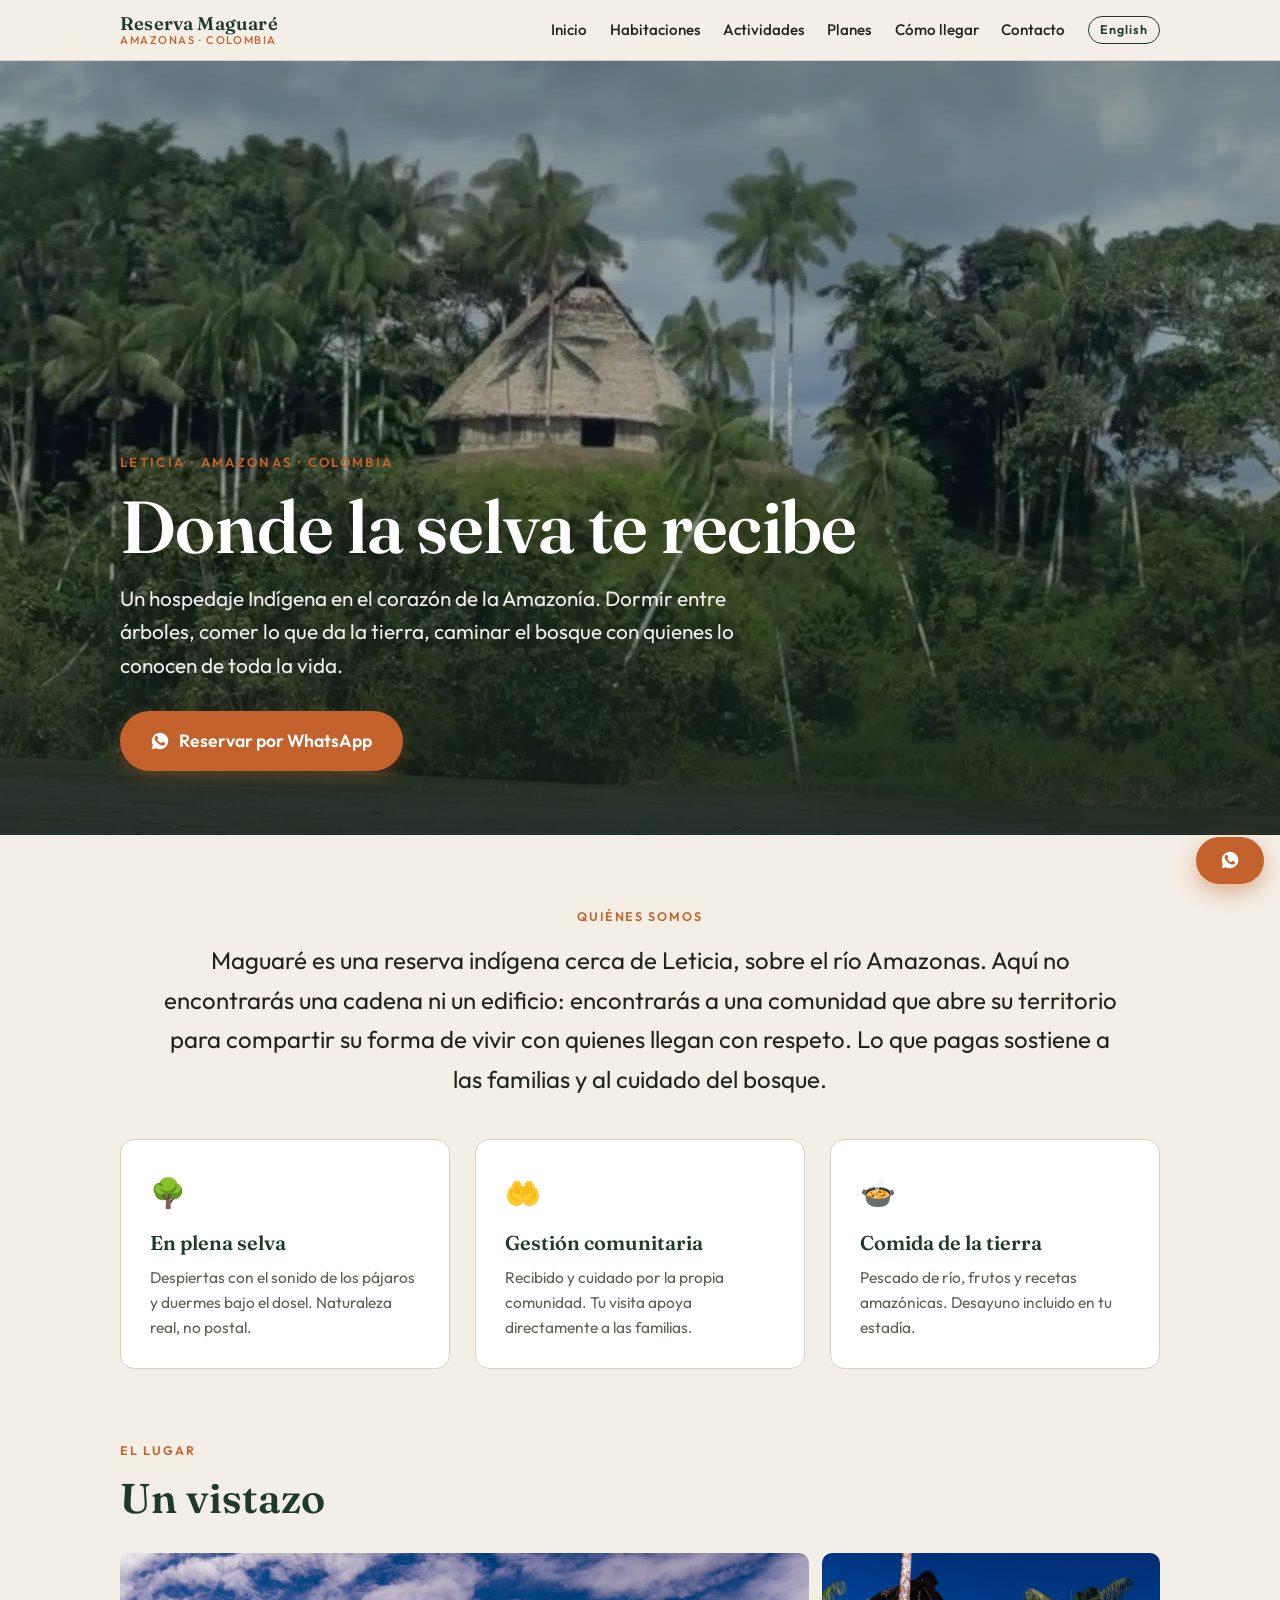
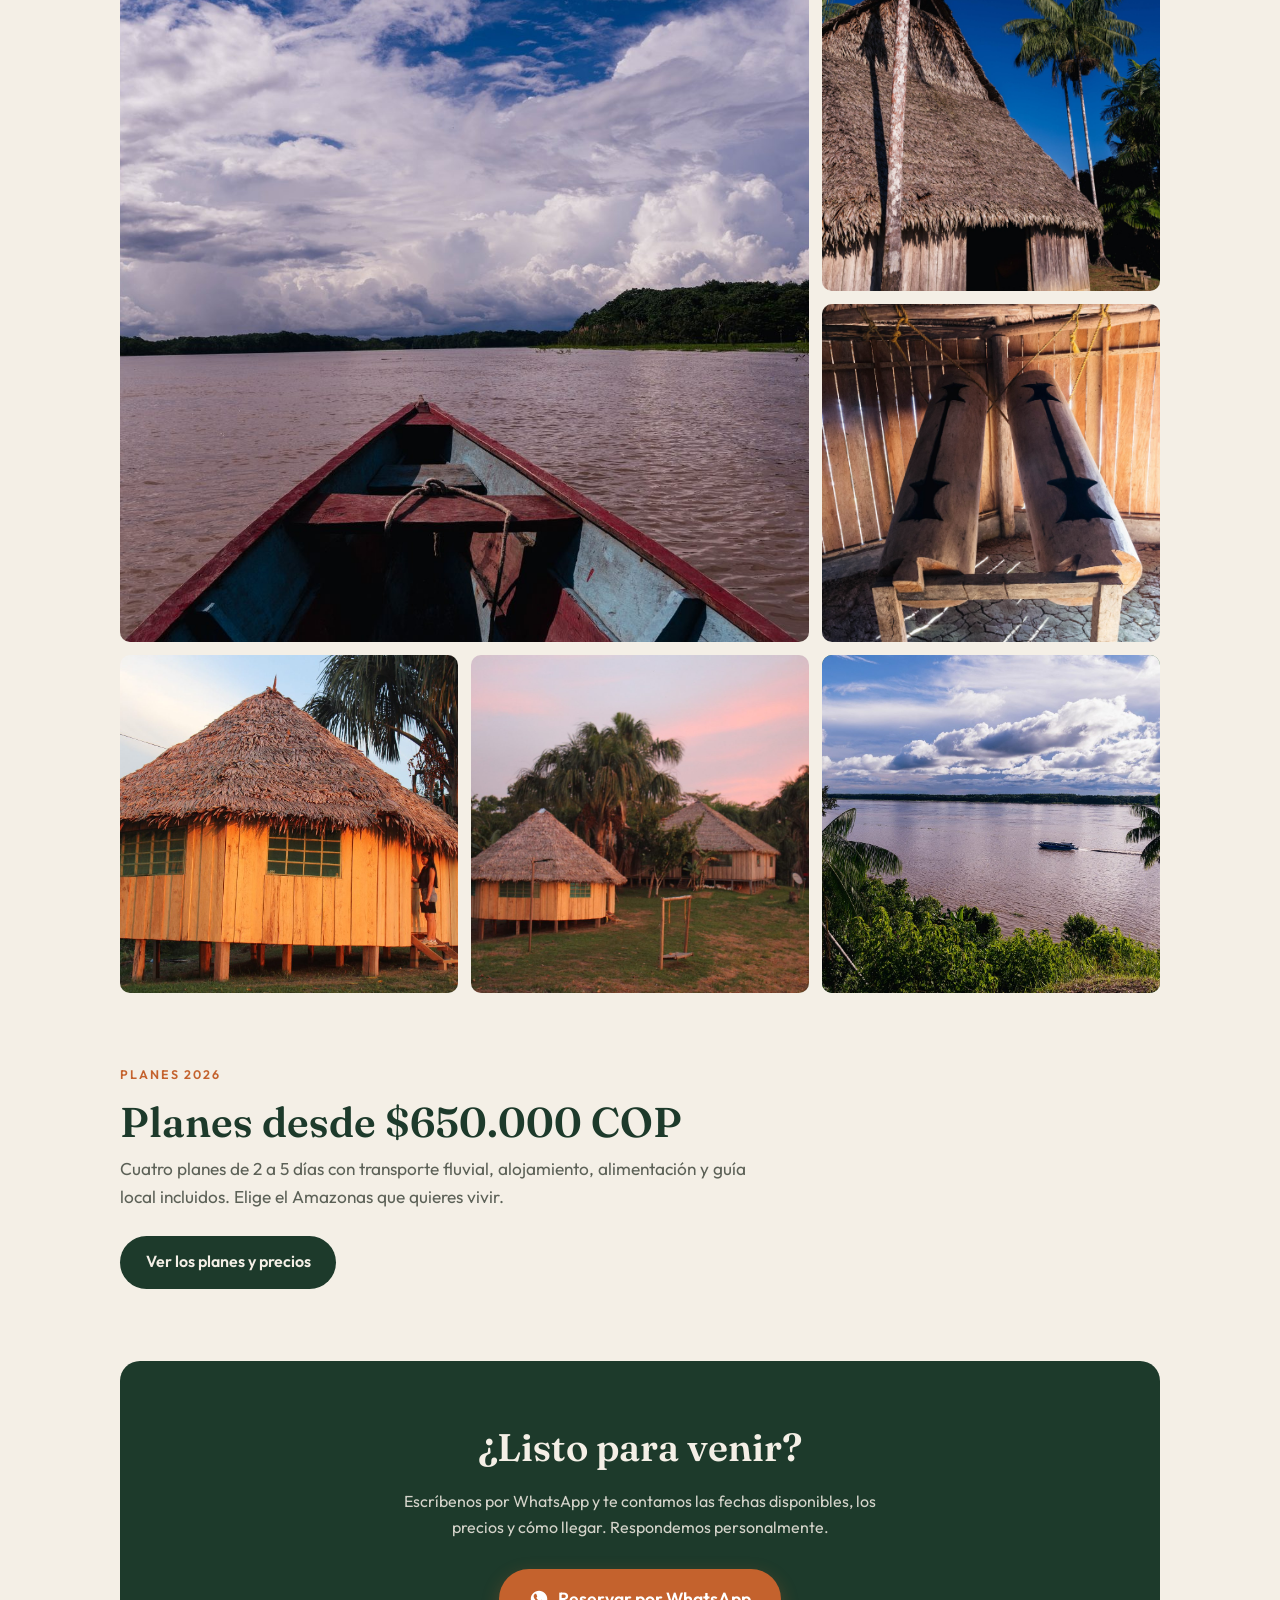
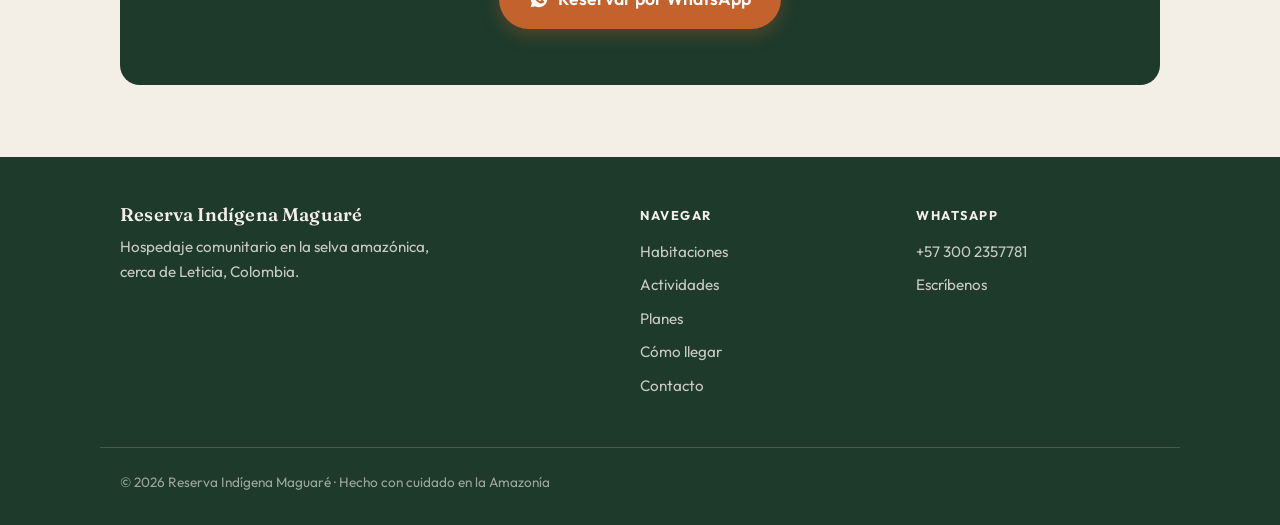
<file: index.html>
<!DOCTYPE html>
<html lang="es">
<head>
<meta charset="UTF-8">
<meta name="viewport" content="width=device-width, initial-scale=1.0">
<title>Reserva Indígena Maguaré · Amazonas, Colombia</title>
<meta name="description" content="Hospedaje comunitario en la selva amazónica cerca de Leticia, Colombia. Reserva indígena Maguaré: naturaleza, cultura y río.">
<link rel="preconnect" href="https://fonts.googleapis.com">
<link rel="preconnect" href="https://fonts.gstatic.com" crossorigin>
<link href="https://fonts.googleapis.com/css2?family=Fraunces:opsz,wght@9..144,400;9..144,600&family=Outfit:wght@400;500;600&display=swap" rel="stylesheet">
<link rel="stylesheet" href="estilo.css">
</head>
<body>

<!-- ===== ENCABEZADO ===== -->
<header class="barra">
  <div class="barra-interior">
    <a href="index.html" class="marca">
      Reserva Maguaré
      <span>Amazonas · Colombia</span>
    </a>
    <button class="menu-btn" onclick="alternarMenu()" aria-label="Menú">
      <span></span><span></span><span></span>
    </button>
    <ul class="menu">
      <li><a href="index.html"><span lang="es">Inicio</span><span lang="en">Home</span></a></li>
      <li><a href="habitaciones.html"><span lang="es">Habitaciones</span><span lang="en">Rooms</span></a></li>
      <li><a href="actividades.html"><span lang="es">Actividades</span><span lang="en">Activities</span></a></li>
      <li><a href="planes.html"><span lang="es">Planes</span><span lang="en">Packages</span></a></li>
      <li><a href="como-llegar.html"><span lang="es">Cómo llegar</span><span lang="en">Getting here</span></a></li>
      <li><a href="contacto.html"><span lang="es">Contacto</span><span lang="en">Contact</span></a></li>
      <li><button class="idioma" onclick="cambiarIdioma()">English</button></li>
    </ul>
  </div>
</header>

<!-- ===== HERO ===== -->
<!-- Fondo de video: la llegada a la reserva por el río Amazonas.
     Para volver a una foto fija, borra el <video> de abajo y añade
     style="--hero-img: url('imagenes/selva.jpg');" en la etiqueta <section>. -->
<section class="hero">
  <video class="hero-video" autoplay muted loop playsinline poster="imagenes/hero-poster.jpg">
    <source src="imagenes/video-llegada.mp4" type="video/mp4">
  </video>
  <div class="hero-contenido">
    <span class="lugar">Leticia · Amazonas · Colombia</span>
    <h1>
      <span lang="es">Donde la selva te recibe</span>
      <span lang="en">Where the rainforest welcomes you</span>
    </h1>
    <p>
      <span lang="es">Un hospedaje Indígena en el corazón de la Amazonía. Dormir entre árboles, comer lo que da la tierra, caminar el bosque con quienes lo conocen de toda la vida.</span>
      <span lang="en">An Indigenous guesthouse in the heart of the Amazon. Sleep among the trees, eat what the land gives, walk the forest with those who have known it all their lives.</span>
    </p>
    <div class="acciones">
      <a class="wa wa-grande" href="https://wa.me/573002357781?text=Hola%2C%20quiero%20saber%20m%C3%A1s%20sobre%20la%20Reserva%20Maguar%C3%A9" target="_blank" rel="noopener">
        <svg viewBox="0 0 24 24"><path d="M12.04 2c-5.46 0-9.91 4.45-9.91 9.91 0 1.75.46 3.45 1.32 4.95L2 22l5.25-1.38c1.45.79 3.08 1.21 4.79 1.21 5.46 0 9.91-4.45 9.91-9.91S17.5 2 12.04 2zm5.8 14.01c-.25.7-1.44 1.33-1.99 1.41-.53.08-1.2.11-1.94-.12-.45-.14-1.02-.33-1.76-.65-3.1-1.34-5.13-4.46-5.28-4.67-.16-.21-1.27-1.69-1.27-3.23s.81-2.29 1.09-2.6c.29-.31.63-.39.84-.39.21 0 .42 0 .6.01.19.01.45-.07.7.54.25.61.86 2.11.94 2.26.08.16.13.34.03.55-.1.21-.15.34-.3.52-.15.18-.32.4-.45.54-.15.15-.31.31-.13.61.18.31.79 1.3 1.69 2.11 1.16 1.04 2.14 1.36 2.45 1.51.31.16.49.13.67-.08.18-.21.77-.9.98-1.21.21-.31.41-.26.7-.16.29.11 1.84.87 2.15 1.03.31.15.52.23.6.36.07.13.07.76-.18 1.46z"/></svg>
        <span lang="es">Reservar por WhatsApp</span>
        <span lang="en">Book on WhatsApp</span>
      </a>
    </div>
  </div>
</section>

<!-- ===== BIENVENIDA ===== -->
<section>
  <div class="envoltura">
    <p class="eyebrow eyebrow-centrado"><span lang="es">Quiénes somos</span><span lang="en">Who we are</span></p>
    <p class="intro-texto intro-ancha">
      <span lang="es">Maguaré es una reserva indígena cerca de Leticia, sobre el río Amazonas. Aquí no encontrarás una cadena ni un edificio: encontrarás a una comunidad que abre su territorio para compartir su forma de vivir con quienes llegan con respeto. Lo que pagas sostiene a las familias y al cuidado del bosque.</span>
      <span lang="en">Maguaré is an Indigenous reserve near Leticia, on the Amazon river. You won't find a chain or a building here: you'll find a community that opens its territory to share its way of life with those who arrive with respect. What you pay sustains the families and the care of the forest.</span>
    </p>

    <div class="destacados">
      <div class="destacado">
        <div class="icono">🌳</div>
        <h3><span lang="es">En plena selva</span><span lang="en">Deep in the forest</span></h3>
        <p><span lang="es">Despiertas con el sonido de los pájaros y duermes bajo el dosel. Naturaleza real, no postal.</span><span lang="en">Wake to birdsong and sleep beneath the canopy. Real nature, not a postcard.</span></p>
      </div>
      <div class="destacado">
        <div class="icono">🤲</div>
        <h3><span lang="es">Gestión comunitaria</span><span lang="en">Community-run</span></h3>
        <p><span lang="es">Recibido y cuidado por la propia comunidad. Tu visita apoya directamente a las familias.</span><span lang="en">Hosted and cared for by the community itself. Your visit directly supports the families.</span></p>
      </div>
      <div class="destacado">
        <div class="icono">🍲</div>
        <h3><span lang="es">Comida de la tierra</span><span lang="en">Food from the land</span></h3>
        <p><span lang="es">Pescado de río, frutos y recetas amazónicas. Desayuno incluido en tu estadía.</span><span lang="en">River fish, fruits and Amazonian recipes. Breakfast included with your stay.</span></p>
      </div>
    </div>
  </div>
</section>

<!-- ===== VISTA PREVIA GALERÍA ===== -->
<section style="padding-top:0;">
  <div class="envoltura">
    <p class="eyebrow"><span lang="es">El lugar</span><span lang="en">The place</span></p>
    <h2 class="seccion-titulo"><span lang="es">Un vistazo</span><span lang="en">A glimpse</span></h2>
    <div class="galeria">
      <a href="como-llegar.html"><img src="imagenes/galeria-1.jpg" alt="Vista desde la canoa navegando el río Amazonas" loading="lazy"></a>
      <a href="actividades.html"><img src="imagenes/galeria-2.jpg" alt="Maloca tradicional de techo de palma entre palmeras" loading="lazy"></a>
      <a href="actividades.html"><img src="imagenes/galeria-3.jpg" alt="Tambores maguaré tallados dentro de la maloca" loading="lazy"></a>
      <a href="habitaciones.html"><img src="imagenes/galeria-4.jpg" alt="Cabaña de madera con techo de palma al atardecer" loading="lazy"></a>
      <a href="habitaciones.html"><img src="imagenes/galeria-5.jpg" alt="Cabañas de palma al atardecer en la reserva" loading="lazy"></a>
      <a href="como-llegar.html"><img src="imagenes/galeria-6.jpg" alt="El río Amazonas con una lancha llegando a la reserva" loading="lazy"></a>
    </div>
  </div>
</section>

<!-- ===== PLANES (VISTA PREVIA) ===== -->
<section style="padding-top:0;">
  <div class="envoltura">
    <p class="eyebrow"><span lang="es">Planes 2026</span><span lang="en">2026 packages</span></p>
    <h2 class="seccion-titulo"><span lang="es">Planes desde $650.000 COP</span><span lang="en">Packages from $650,000 COP</span></h2>
    <p class="intro-texto">
      <span lang="es">Cuatro planes de 2 a 5 días con transporte fluvial, alojamiento, alimentación y guía local incluidos. Elige el Amazonas que quieres vivir.</span>
      <span lang="en">Four packages from 2 to 5 days with river transport, lodging, meals and a local guide included. Choose the Amazon you want to experience.</span>
    </p>
    <p style="margin-top:1.6rem;">
      <a class="boton" href="planes.html"><span lang="es">Ver los planes y precios</span><span lang="en">See packages &amp; prices</span></a>
    </p>
  </div>
</section>

<!-- ===== FRANJA CTA ===== -->
<section style="padding-top:0;">
  <div class="envoltura">
    <div class="franja">
      <h2><span lang="es">¿Listo para venir?</span><span lang="en">Ready to come?</span></h2>
      <p><span lang="es">Escríbenos por WhatsApp y te contamos las fechas disponibles, los precios y cómo llegar. Respondemos personalmente.</span><span lang="en">Message us on WhatsApp and we'll share availability, prices and how to get here. We reply personally.</span></p>
      <a class="wa wa-grande" href="https://wa.me/573002357781?text=Hola%2C%20quiero%20reservar%20en%20la%20Reserva%20Maguar%C3%A9" target="_blank" rel="noopener">
        <svg viewBox="0 0 24 24"><path d="M12.04 2c-5.46 0-9.91 4.45-9.91 9.91 0 1.75.46 3.45 1.32 4.95L2 22l5.25-1.38c1.45.79 3.08 1.21 4.79 1.21 5.46 0 9.91-4.45 9.91-9.91S17.5 2 12.04 2zm5.8 14.01c-.25.7-1.44 1.33-1.99 1.41-.53.08-1.2.11-1.94-.12-.45-.14-1.02-.33-1.76-.65-3.1-1.34-5.13-4.46-5.28-4.67-.16-.21-1.27-1.69-1.27-3.23s.81-2.29 1.09-2.6c.29-.31.63-.39.84-.39.21 0 .42 0 .6.01.19.01.45-.07.7.54.25.61.86 2.11.94 2.26.08.16.13.34.03.55-.1.21-.15.34-.3.52-.15.18-.32.4-.45.54-.15.15-.31.31-.13.61.18.31.79 1.3 1.69 2.11 1.16 1.04 2.14 1.36 2.45 1.51.31.16.49.13.67-.08.18-.21.77-.9.98-1.21.21-.31.41-.26.7-.16.29.11 1.84.87 2.15 1.03.31.15.52.23.6.36.07.13.07.76-.18 1.46z"/></svg>
        <span lang="es">Reservar por WhatsApp</span>
        <span lang="en">Book on WhatsApp</span>
      </a>
    </div>
  </div>
</section>

<!-- ===== PIE ===== -->
<footer>
  <div class="pie-interior">
    <div>
      <div class="marca">Reserva Indígena Maguaré</div>
      <p style="max-width:34ch;font-size:0.95rem;"><span lang="es">Hospedaje comunitario en la selva amazónica, cerca de Leticia, Colombia.</span><span lang="en">Community-run guesthouse in the Amazon rainforest, near Leticia, Colombia.</span></p>
    </div>
    <div>
      <h4><span lang="es">Navegar</span><span lang="en">Explore</span></h4>
      <ul>
        <li><a href="habitaciones.html"><span lang="es">Habitaciones</span><span lang="en">Rooms</span></a></li>
        <li><a href="actividades.html"><span lang="es">Actividades</span><span lang="en">Activities</span></a></li>
        <li><a href="planes.html"><span lang="es">Planes</span><span lang="en">Packages</span></a></li>
        <li><a href="como-llegar.html"><span lang="es">Cómo llegar</span><span lang="en">Getting here</span></a></li>
        <li><a href="contacto.html"><span lang="es">Contacto</span><span lang="en">Contact</span></a></li>
      </ul>
    </div>
    <div>
      <h4>WhatsApp</h4>
      <ul>
        <li><a href="https://wa.me/573002357781" target="_blank" rel="noopener">+57 300 2357781</a></li>
        <li><a href="contacto.html"><span lang="es">Escríbenos</span><span lang="en">Message us</span></a></li>
      </ul>
    </div>
  </div>
  <div class="pie-abajo">
    © 2026 Reserva Indígena Maguaré · <span lang="es">Hecho con cuidado en la Amazonía</span><span lang="en">Made with care in the Amazon</span>
  </div>
</footer>

<!-- Botón flotante de WhatsApp (solo se nota en móvil) -->
<a class="wa wa-flotante" href="https://wa.me/573002357781?text=Hola%2C%20quiero%20reservar%20en%20la%20Reserva%20Maguar%C3%A9" target="_blank" rel="noopener" aria-label="WhatsApp">
  <svg viewBox="0 0 24 24"><path d="M12.04 2c-5.46 0-9.91 4.45-9.91 9.91 0 1.75.46 3.45 1.32 4.95L2 22l5.25-1.38c1.45.79 3.08 1.21 4.79 1.21 5.46 0 9.91-4.45 9.91-9.91S17.5 2 12.04 2zm5.8 14.01c-.25.7-1.44 1.33-1.99 1.41-.53.08-1.2.11-1.94-.12-.45-.14-1.02-.33-1.76-.65-3.1-1.34-5.13-4.46-5.28-4.67-.16-.21-1.27-1.69-1.27-3.23s.81-2.29 1.09-2.6c.29-.31.63-.39.84-.39.21 0 .42 0 .6.01.19.01.45-.07.7.54.25.61.86 2.11.94 2.26.08.16.13.34.03.55-.1.21-.15.34-.3.52-.15.18-.32.4-.45.54-.15.15-.31.31-.13.61.18.31.79 1.3 1.69 2.11 1.16 1.04 2.14 1.36 2.45 1.51.31.16.49.13.67-.08.18-.21.77-.9.98-1.21.21-.31.41-.26.7-.16.29.11 1.84.87 2.15 1.03.31.15.52.23.6.36.07.13.07.76-.18 1.46z"/></svg>
</a>

<script src="script.js"></script>
</body>
</html>
</file>
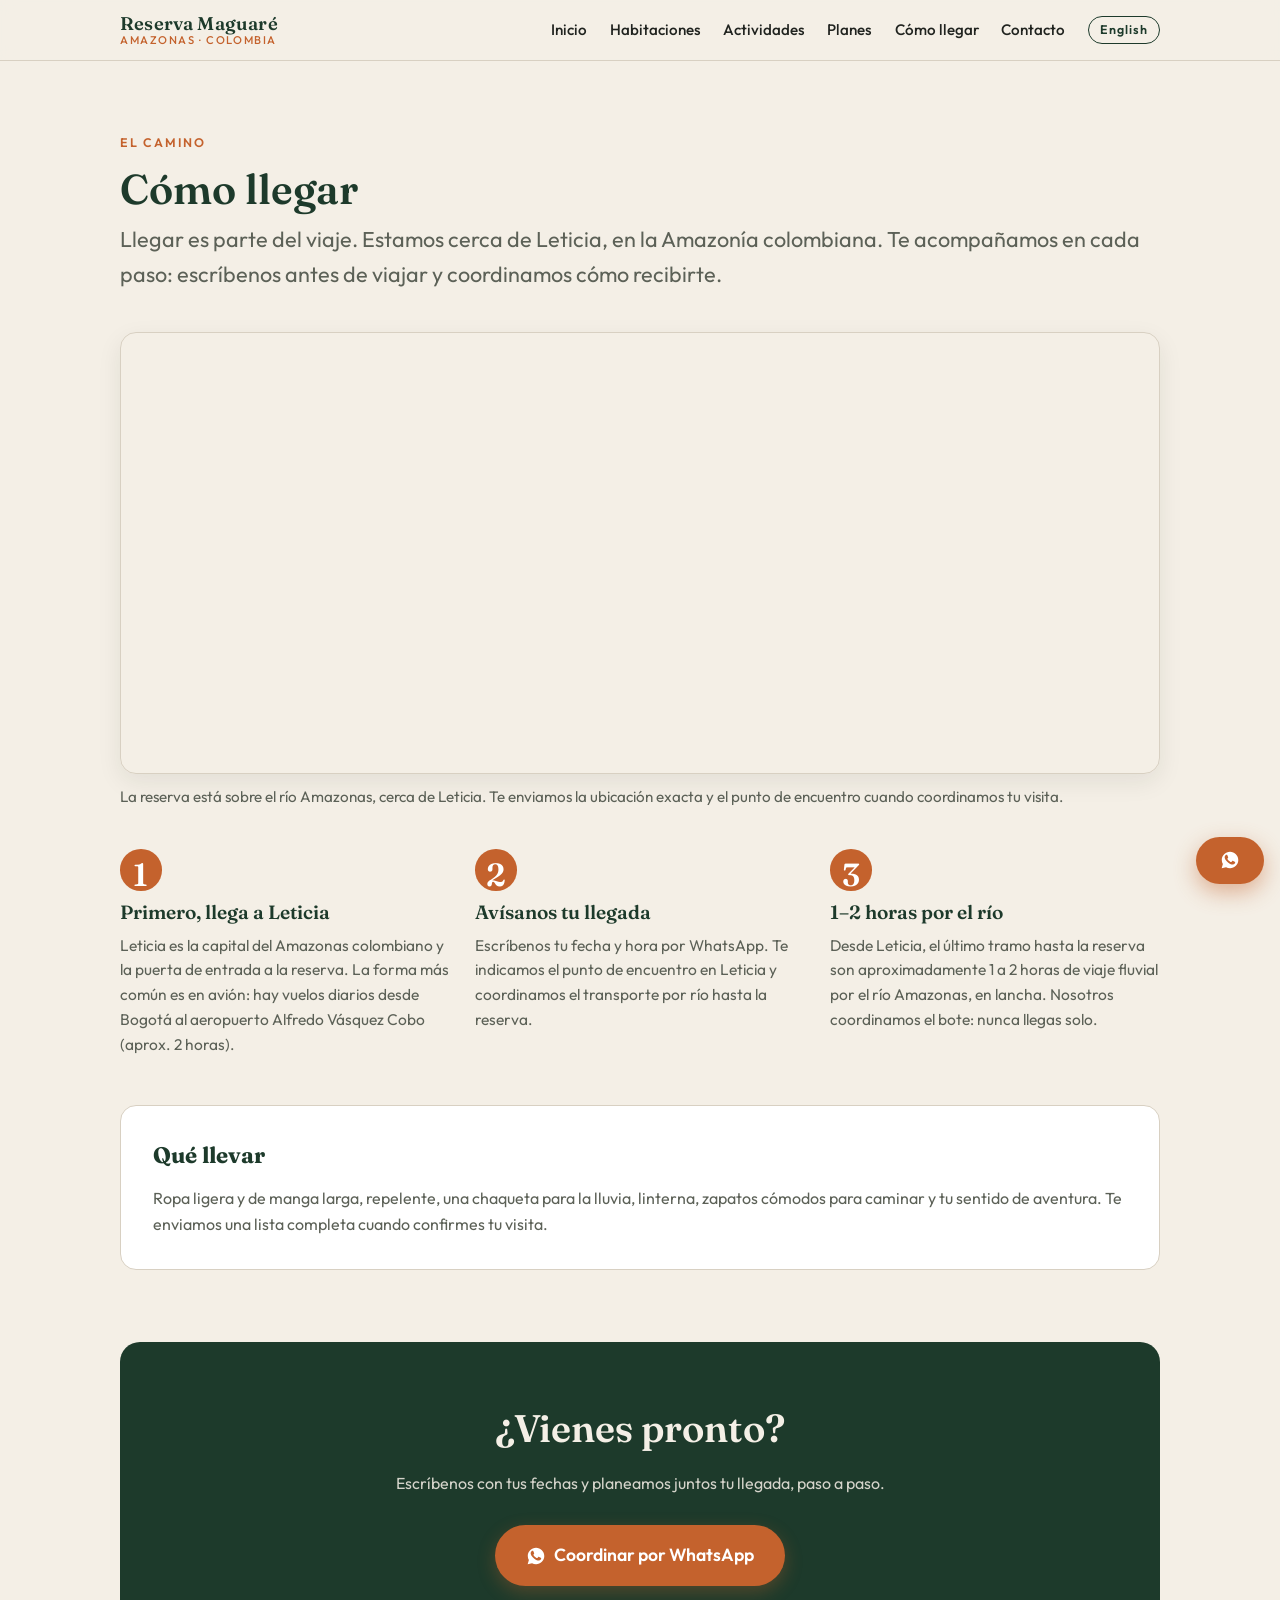
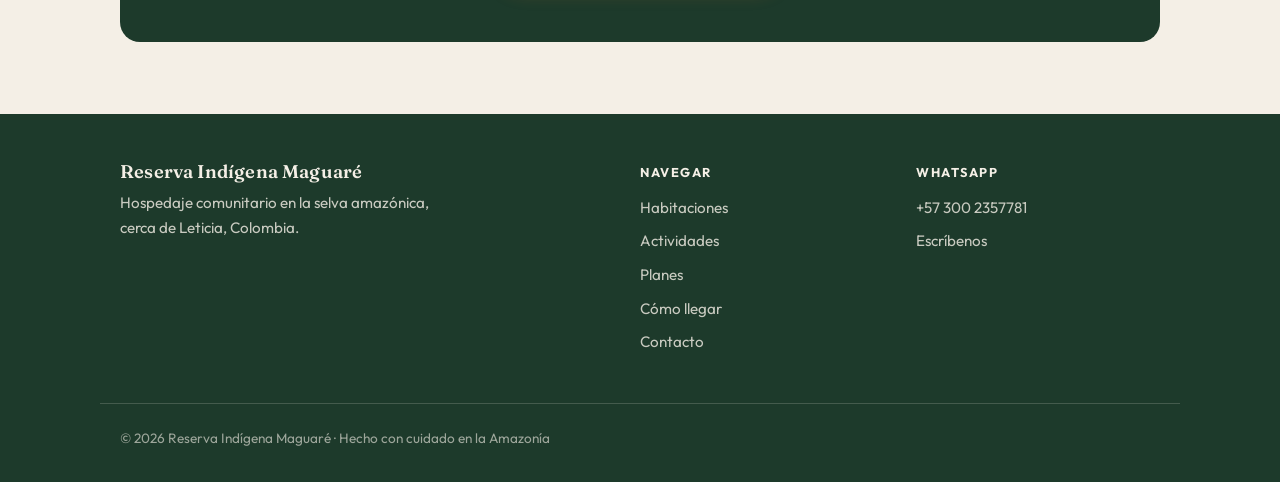
<file: como-llegar.html>
<!DOCTYPE html>
<html lang="es">
<head>
<meta charset="UTF-8">
<meta name="viewport" content="width=device-width, initial-scale=1.0">
<title>Cómo llegar · Reserva Indígena Maguaré</title>
<meta name="description" content="Cómo llegar a la Reserva Indígena Maguaré desde Leticia, Amazonas, Colombia.">
<link rel="preconnect" href="https://fonts.googleapis.com">
<link rel="preconnect" href="https://fonts.gstatic.com" crossorigin>
<link href="https://fonts.googleapis.com/css2?family=Fraunces:opsz,wght@9..144,400;9..144,600&family=Outfit:wght@400;500;600&display=swap" rel="stylesheet">
<link rel="stylesheet" href="estilo.css">
</head>
<body>

<header class="barra">
  <div class="barra-interior">
    <a href="index.html" class="marca">Reserva Maguaré<span>Amazonas · Colombia</span></a>
    <button class="menu-btn" onclick="alternarMenu()" aria-label="Menú"><span></span><span></span><span></span></button>
    <ul class="menu">
      <li><a href="index.html"><span lang="es">Inicio</span><span lang="en">Home</span></a></li>
      <li><a href="habitaciones.html"><span lang="es">Habitaciones</span><span lang="en">Rooms</span></a></li>
      <li><a href="actividades.html"><span lang="es">Actividades</span><span lang="en">Activities</span></a></li>
      <li><a href="planes.html"><span lang="es">Planes</span><span lang="en">Packages</span></a></li>
      <li><a href="como-llegar.html"><span lang="es">Cómo llegar</span><span lang="en">Getting here</span></a></li>
      <li><a href="contacto.html"><span lang="es">Contacto</span><span lang="en">Contact</span></a></li>
      <li><button class="idioma" onclick="cambiarIdioma()">English</button></li>
    </ul>
  </div>
</header>

<section>
  <div class="envoltura">
    <p class="eyebrow"><span lang="es">El camino</span><span lang="en">The journey</span></p>
    <h1 class="seccion-titulo"><span lang="es">Cómo llegar</span><span lang="en">Getting here</span></h1>
    <p class="intro-texto intro-full">
      <span lang="es">Llegar es parte del viaje. Estamos cerca de Leticia, en la Amazonía colombiana. Te acompañamos en cada paso: escríbenos antes de viajar y coordinamos cómo recibirte.</span>
      <span lang="en">Getting here is part of the journey. We're near Leticia, in the Colombian Amazon. We'll guide you every step: message us before you travel and we'll arrange how to receive you.</span>
    </p>

    <!-- ===== MAPA ===== -->
    <div class="mapa">
      <iframe title="Mapa de la Reserva Indígena Maguaré, Amazonas, Colombia"
        src="https://maps.google.com/maps?q=Reserva+Indigena+Maguare,+Amazonas,+Colombia&t=&z=12&ie=UTF8&iwloc=&output=embed"
        width="100%" height="440" style="border:0;display:block;" loading="lazy"
        referrerpolicy="no-referrer-when-downgrade" allowfullscreen></iframe>
    </div>
    <p style="color:var(--muted);font-size:0.95rem;margin-top:0.7rem;">
      <span lang="es">La reserva está sobre el río Amazonas, cerca de Leticia. Te enviamos la ubicación exacta y el punto de encuentro cuando coordinamos tu visita.</span>
      <span lang="en">The reserve sits on the Amazon river, near Leticia. We'll send you the exact location and meeting point when we arrange your visit.</span>
    </p>

    <div class="pasos">
      <div class="paso">
        <h3><span lang="es">Primero, llega a Leticia</span><span lang="en">First, get to Leticia</span></h3>
        <p><span lang="es">Leticia es la capital del Amazonas colombiano y la puerta de entrada a la reserva. La forma más común es en avión: hay vuelos diarios desde Bogotá al aeropuerto Alfredo Vásquez Cobo (aprox. 2 horas).</span><span lang="en">Leticia is the capital of the Colombian Amazon and the gateway to the reserve. The usual way is by plane: there are daily flights from Bogotá to Alfredo Vásquez Cobo airport (about 2 hours).</span></p>
      </div>
      <div class="paso">
        <h3><span lang="es">Avísanos tu llegada</span><span lang="en">Tell us your arrival</span></h3>
        <p><span lang="es">Escríbenos tu fecha y hora por WhatsApp. Te indicamos el punto de encuentro en Leticia y coordinamos el transporte por río hasta la reserva.</span><span lang="en">Send us your date and time on WhatsApp. We'll give you the meeting point in Leticia and arrange your river transport to the reserve.</span></p>
      </div>
      <div class="paso">
        <h3><span lang="es">1–2 horas por el río</span><span lang="en">1–2 hours by river</span></h3>
        <p><span lang="es">Desde Leticia, el último tramo hasta la reserva son aproximadamente 1 a 2 horas de viaje fluvial por el río Amazonas, en lancha. Nosotros coordinamos el bote: nunca llegas solo.</span><span lang="en">From Leticia, the final stretch to the reserve is roughly 1 to 2 hours by boat along the Amazon river. We arrange the boat: you never arrive alone.</span></p>
      </div>
    </div>

    <div style="margin-top:3rem;background:#fff;border:1px solid var(--line);border-radius:16px;padding:2rem;">
      <h3 style="font-family:var(--serif);color:var(--canopy);font-size:1.4rem;margin-bottom:0.8rem;"><span lang="es">Qué llevar</span><span lang="en">What to bring</span></h3>
      <p style="color:var(--muted);">
        <span lang="es">Ropa ligera y de manga larga, repelente, una chaqueta para la lluvia, linterna, zapatos cómodos para caminar y tu sentido de aventura. Te enviamos una lista completa cuando confirmes tu visita.</span>
        <span lang="en">Light, long-sleeved clothing, insect repellent, a rain jacket, a flashlight, comfortable walking shoes and your sense of adventure. We'll send you a full list when you confirm your visit.</span>
      </p>
    </div>
  </div>
</section>

<section style="padding-top:0;">
  <div class="envoltura">
    <div class="franja">
      <h2><span lang="es">¿Vienes pronto?</span><span lang="en">Coming soon?</span></h2>
      <p><span lang="es">Escríbenos con tus fechas y planeamos juntos tu llegada, paso a paso.</span><span lang="en">Message us with your dates and we'll plan your arrival together, step by step.</span></p>
      <a class="wa wa-grande" href="https://wa.me/573002357781?text=Hola%2C%20quiero%20coordinar%20mi%20llegada" target="_blank" rel="noopener">
        <svg viewBox="0 0 24 24"><path d="M12.04 2c-5.46 0-9.91 4.45-9.91 9.91 0 1.75.46 3.45 1.32 4.95L2 22l5.25-1.38c1.45.79 3.08 1.21 4.79 1.21 5.46 0 9.91-4.45 9.91-9.91S17.5 2 12.04 2zm5.8 14.01c-.25.7-1.44 1.33-1.99 1.41-.53.08-1.2.11-1.94-.12-.45-.14-1.02-.33-1.76-.65-3.1-1.34-5.13-4.46-5.28-4.67-.16-.21-1.27-1.69-1.27-3.23s.81-2.29 1.09-2.6c.29-.31.63-.39.84-.39.21 0 .42 0 .6.01.19.01.45-.07.7.54.25.61.86 2.11.94 2.26.08.16.13.34.03.55-.1.21-.15.34-.3.52-.15.18-.32.4-.45.54-.15.15-.31.31-.13.61.18.31.79 1.3 1.69 2.11 1.16 1.04 2.14 1.36 2.45 1.51.31.16.49.13.67-.08.18-.21.77-.9.98-1.21.21-.31.41-.26.7-.16.29.11 1.84.87 2.15 1.03.31.15.52.23.6.36.07.13.07.76-.18 1.46z"/></svg>
        <span lang="es">Coordinar por WhatsApp</span><span lang="en">Arrange on WhatsApp</span>
      </a>
    </div>
  </div>
</section>

<footer>
  <div class="pie-interior">
    <div>
      <div class="marca">Reserva Indígena Maguaré</div>
      <p style="max-width:34ch;font-size:0.95rem;"><span lang="es">Hospedaje comunitario en la selva amazónica, cerca de Leticia, Colombia.</span><span lang="en">Community-run guesthouse in the Amazon rainforest, near Leticia, Colombia.</span></p>
    </div>
    <div>
      <h4><span lang="es">Navegar</span><span lang="en">Explore</span></h4>
      <ul>
        <li><a href="habitaciones.html"><span lang="es">Habitaciones</span><span lang="en">Rooms</span></a></li>
        <li><a href="actividades.html"><span lang="es">Actividades</span><span lang="en">Activities</span></a></li>
        <li><a href="planes.html"><span lang="es">Planes</span><span lang="en">Packages</span></a></li>
        <li><a href="como-llegar.html"><span lang="es">Cómo llegar</span><span lang="en">Getting here</span></a></li>
        <li><a href="contacto.html"><span lang="es">Contacto</span><span lang="en">Contact</span></a></li>
      </ul>
    </div>
    <div>
      <h4>WhatsApp</h4>
      <ul>
        <li><a href="https://wa.me/573002357781" target="_blank" rel="noopener">+57 300 2357781</a></li>
        <li><a href="contacto.html"><span lang="es">Escríbenos</span><span lang="en">Message us</span></a></li>
      </ul>
    </div>
  </div>
  <div class="pie-abajo">© 2026 Reserva Indígena Maguaré · <span lang="es">Hecho con cuidado en la Amazonía</span><span lang="en">Made with care in the Amazon</span></div>
</footer>

<a class="wa wa-flotante" href="https://wa.me/573002357781?text=Hola%2C%20quiero%20reservar" target="_blank" rel="noopener" aria-label="WhatsApp">
  <svg viewBox="0 0 24 24"><path d="M12.04 2c-5.46 0-9.91 4.45-9.91 9.91 0 1.75.46 3.45 1.32 4.95L2 22l5.25-1.38c1.45.79 3.08 1.21 4.79 1.21 5.46 0 9.91-4.45 9.91-9.91S17.5 2 12.04 2zm5.8 14.01c-.25.7-1.44 1.33-1.99 1.41-.53.08-1.2.11-1.94-.12-.45-.14-1.02-.33-1.76-.65-3.1-1.34-5.13-4.46-5.28-4.67-.16-.21-1.27-1.69-1.27-3.23s.81-2.29 1.09-2.6c.29-.31.63-.39.84-.39.21 0 .42 0 .6.01.19.01.45-.07.7.54.25.61.86 2.11.94 2.26.08.16.13.34.03.55-.1.21-.15.34-.3.52-.15.18-.32.4-.45.54-.15.15-.31.31-.13.61.18.31.79 1.3 1.69 2.11 1.16 1.04 2.14 1.36 2.45 1.51.31.16.49.13.67-.08.18-.21.77-.9.98-1.21.21-.31.41-.26.7-.16.29.11 1.84.87 2.15 1.03.31.15.52.23.6.36.07.13.07.76-.18 1.46z"/></svg>
</a>

<script src="script.js"></script>
</body>
</html>
</file>
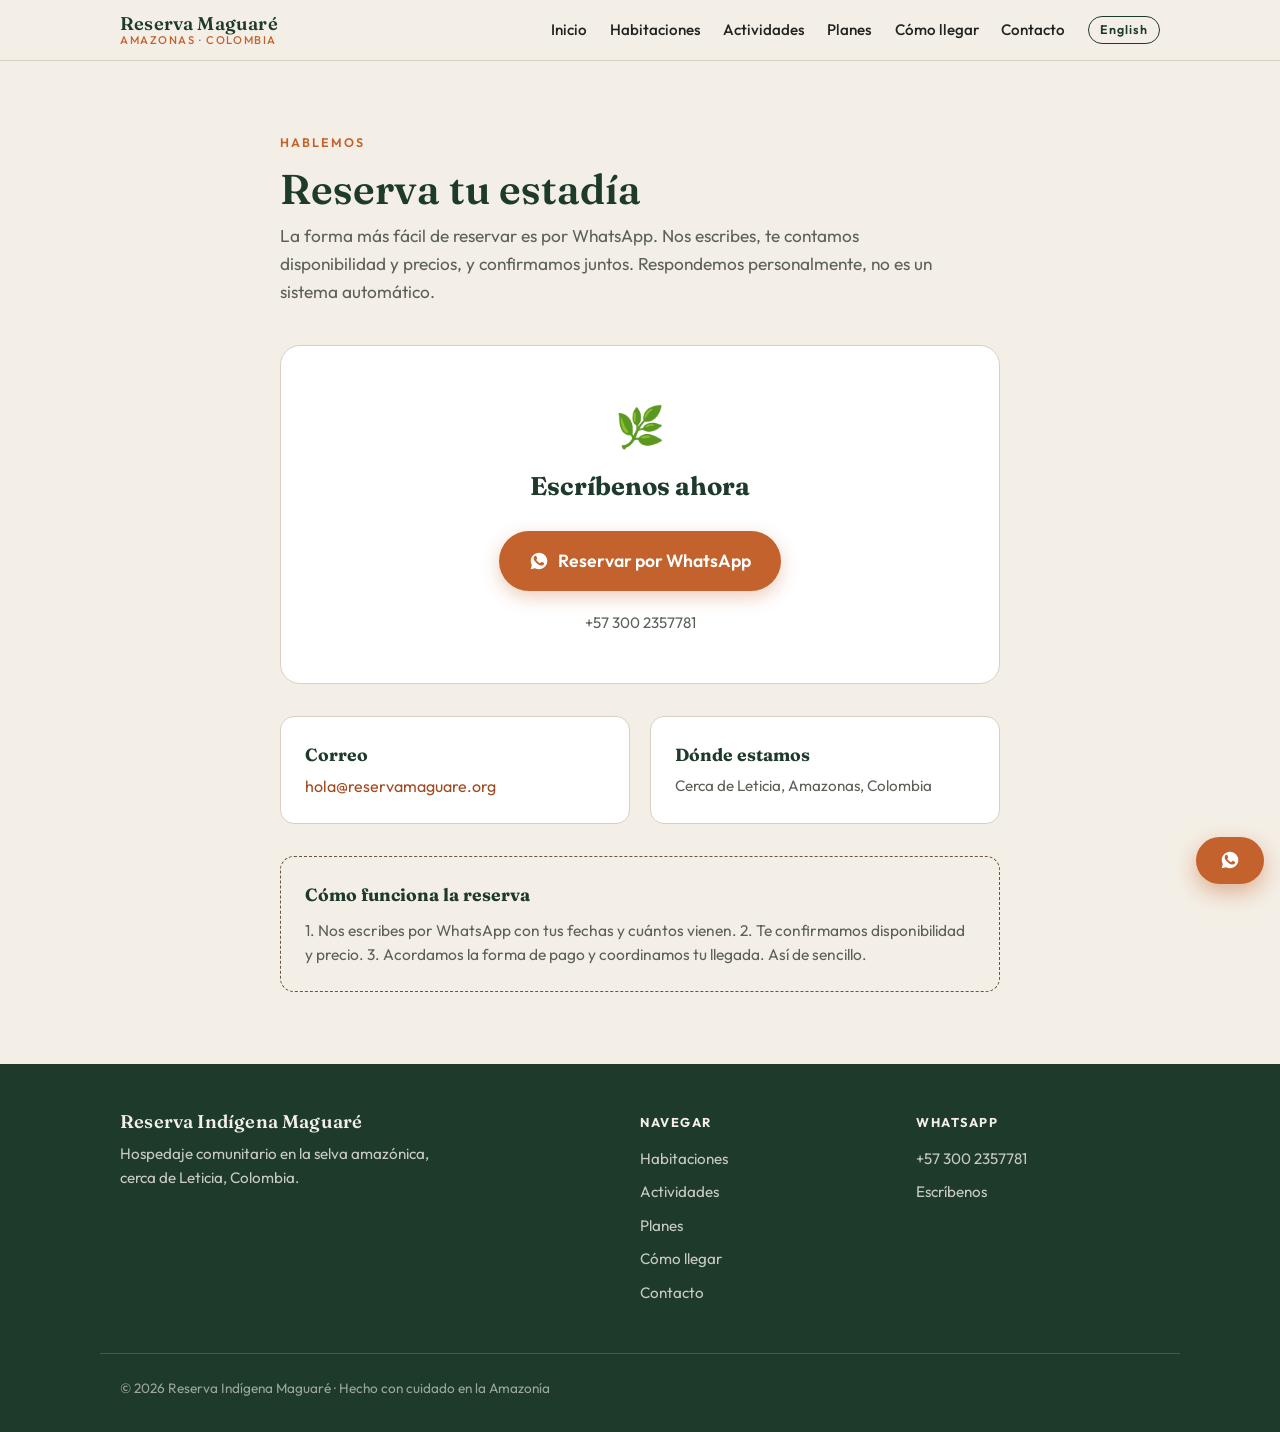
<file: contacto.html>
<!DOCTYPE html>
<html lang="es">
<head>
<meta charset="UTF-8">
<meta name="viewport" content="width=device-width, initial-scale=1.0">
<title>Contacto · Reserva Indígena Maguaré</title>
<meta name="description" content="Contacta a la Reserva Indígena Maguaré por WhatsApp para reservar tu estadía en el Amazonas.">
<link rel="preconnect" href="https://fonts.googleapis.com">
<link rel="preconnect" href="https://fonts.gstatic.com" crossorigin>
<link href="https://fonts.googleapis.com/css2?family=Fraunces:opsz,wght@9..144,400;9..144,600&family=Outfit:wght@400;500;600&display=swap" rel="stylesheet">
<link rel="stylesheet" href="estilo.css">
</head>
<body>

<header class="barra">
  <div class="barra-interior">
    <a href="index.html" class="marca">Reserva Maguaré<span>Amazonas · Colombia</span></a>
    <button class="menu-btn" onclick="alternarMenu()" aria-label="Menú"><span></span><span></span><span></span></button>
    <ul class="menu">
      <li><a href="index.html"><span lang="es">Inicio</span><span lang="en">Home</span></a></li>
      <li><a href="habitaciones.html"><span lang="es">Habitaciones</span><span lang="en">Rooms</span></a></li>
      <li><a href="actividades.html"><span lang="es">Actividades</span><span lang="en">Activities</span></a></li>
      <li><a href="planes.html"><span lang="es">Planes</span><span lang="en">Packages</span></a></li>
      <li><a href="como-llegar.html"><span lang="es">Cómo llegar</span><span lang="en">Getting here</span></a></li>
      <li><a href="contacto.html"><span lang="es">Contacto</span><span lang="en">Contact</span></a></li>
      <li><button class="idioma" onclick="cambiarIdioma()">English</button></li>
    </ul>
  </div>
</header>

<section>
  <div class="envoltura" style="max-width:760px;">
    <p class="eyebrow"><span lang="es">Hablemos</span><span lang="en">Let's talk</span></p>
    <h1 class="seccion-titulo"><span lang="es">Reserva tu estadía</span><span lang="en">Book your stay</span></h1>
    <p class="intro-texto">
      <span lang="es">La forma más fácil de reservar es por WhatsApp. Nos escribes, te contamos disponibilidad y precios, y confirmamos juntos. Respondemos personalmente, no es un sistema automático.</span>
      <span lang="en">The easiest way to book is on WhatsApp. You message us, we share availability and prices, and we confirm together. We reply personally, this isn't an automated system.</span>
    </p>

    <div style="margin-top:2.5rem;text-align:center;background:#fff;border:1px solid var(--line);border-radius:20px;padding:3rem 2rem;">
      <div style="font-size:2.5rem;margin-bottom:0.5rem;">🌿</div>
      <h2 style="font-family:var(--serif);color:var(--canopy);font-size:1.6rem;margin-bottom:1.5rem;"><span lang="es">Escríbenos ahora</span><span lang="en">Message us now</span></h2>
      <a class="wa wa-grande" href="https://wa.me/573002357781?text=Hola%2C%20quiero%20reservar%20en%20la%20Reserva%20Maguar%C3%A9" target="_blank" rel="noopener">
        <svg viewBox="0 0 24 24"><path d="M12.04 2c-5.46 0-9.91 4.45-9.91 9.91 0 1.75.46 3.45 1.32 4.95L2 22l5.25-1.38c1.45.79 3.08 1.21 4.79 1.21 5.46 0 9.91-4.45 9.91-9.91S17.5 2 12.04 2zm5.8 14.01c-.25.7-1.44 1.33-1.99 1.41-.53.08-1.2.11-1.94-.12-.45-.14-1.02-.33-1.76-.65-3.1-1.34-5.13-4.46-5.28-4.67-.16-.21-1.27-1.69-1.27-3.23s.81-2.29 1.09-2.6c.29-.31.63-.39.84-.39.21 0 .42 0 .6.01.19.01.45-.07.7.54.25.61.86 2.11.94 2.26.08.16.13.34.03.55-.1.21-.15.34-.3.52-.15.18-.32.4-.45.54-.15.15-.31.31-.13.61.18.31.79 1.3 1.69 2.11 1.16 1.04 2.14 1.36 2.45 1.51.31.16.49.13.67-.08.18-.21.77-.9.98-1.21.21-.31.41-.26.7-.16.29.11 1.84.87 2.15 1.03.31.15.52.23.6.36.07.13.07.76-.18 1.46z"/></svg>
        <span lang="es">Reservar por WhatsApp</span><span lang="en">Book on WhatsApp</span>
      </a>
      <p style="margin-top:1.2rem;color:var(--muted);font-size:0.95rem;">+57 300 2357781</p>
    </div>

    <div style="margin-top:2rem;display:grid;grid-template-columns:1fr 1fr;gap:1.2rem;">
      <div style="background:#fff;border:1px solid var(--line);border-radius:14px;padding:1.5rem;">
        <h4 style="color:var(--canopy);font-family:var(--serif);font-size:1.1rem;margin-bottom:0.3rem;"><span lang="es">Correo</span><span lang="en">Email</span></h4>
        <a href="mailto:hola@reservamaguare.org">hola@reservamaguare.org</a>
      </div>
      <div style="background:#fff;border:1px solid var(--line);border-radius:14px;padding:1.5rem;">
        <h4 style="color:var(--canopy);font-family:var(--serif);font-size:1.1rem;margin-bottom:0.3rem;"><span lang="es">Dónde estamos</span><span lang="en">Where we are</span></h4>
        <p style="color:var(--muted);font-size:0.95rem;"><span lang="es">Cerca de Leticia, Amazonas, Colombia</span><span lang="en">Near Leticia, Amazonas, Colombia</span></p>
      </div>
    </div>

    <div style="margin-top:2rem;background:var(--sand);border:1px dashed var(--river);border-radius:14px;padding:1.5rem;">
      <h4 style="color:var(--canopy);font-family:var(--serif);font-size:1.1rem;margin-bottom:0.5rem;"><span lang="es">Cómo funciona la reserva</span><span lang="en">How booking works</span></h4>
      <p style="color:var(--muted);font-size:0.97rem;">
        <span lang="es">1. Nos escribes por WhatsApp con tus fechas y cuántos vienen. 2. Te confirmamos disponibilidad y precio. 3. Acordamos la forma de pago y coordinamos tu llegada. Así de sencillo.</span>
        <span lang="en">1. Message us on WhatsApp with your dates and how many of you are coming. 2. We confirm availability and price. 3. We agree on payment and arrange your arrival. That simple.</span>
      </p>
    </div>
  </div>
</section>

<footer>
  <div class="pie-interior">
    <div>
      <div class="marca">Reserva Indígena Maguaré</div>
      <p style="max-width:34ch;font-size:0.95rem;"><span lang="es">Hospedaje comunitario en la selva amazónica, cerca de Leticia, Colombia.</span><span lang="en">Community-run guesthouse in the Amazon rainforest, near Leticia, Colombia.</span></p>
    </div>
    <div>
      <h4><span lang="es">Navegar</span><span lang="en">Explore</span></h4>
      <ul>
        <li><a href="habitaciones.html"><span lang="es">Habitaciones</span><span lang="en">Rooms</span></a></li>
        <li><a href="actividades.html"><span lang="es">Actividades</span><span lang="en">Activities</span></a></li>
        <li><a href="planes.html"><span lang="es">Planes</span><span lang="en">Packages</span></a></li>
        <li><a href="como-llegar.html"><span lang="es">Cómo llegar</span><span lang="en">Getting here</span></a></li>
        <li><a href="contacto.html"><span lang="es">Contacto</span><span lang="en">Contact</span></a></li>
      </ul>
    </div>
    <div>
      <h4>WhatsApp</h4>
      <ul>
        <li><a href="https://wa.me/573002357781" target="_blank" rel="noopener">+57 300 2357781</a></li>
        <li><a href="contacto.html"><span lang="es">Escríbenos</span><span lang="en">Message us</span></a></li>
      </ul>
    </div>
  </div>
  <div class="pie-abajo">© 2026 Reserva Indígena Maguaré · <span lang="es">Hecho con cuidado en la Amazonía</span><span lang="en">Made with care in the Amazon</span></div>
</footer>

<a class="wa wa-flotante" href="https://wa.me/573002357781?text=Hola%2C%20quiero%20reservar" target="_blank" rel="noopener" aria-label="WhatsApp">
  <svg viewBox="0 0 24 24"><path d="M12.04 2c-5.46 0-9.91 4.45-9.91 9.91 0 1.75.46 3.45 1.32 4.95L2 22l5.25-1.38c1.45.79 3.08 1.21 4.79 1.21 5.46 0 9.91-4.45 9.91-9.91S17.5 2 12.04 2zm5.8 14.01c-.25.7-1.44 1.33-1.99 1.41-.53.08-1.2.11-1.94-.12-.45-.14-1.02-.33-1.76-.65-3.1-1.34-5.13-4.46-5.28-4.67-.16-.21-1.27-1.69-1.27-3.23s.81-2.29 1.09-2.6c.29-.31.63-.39.84-.39.21 0 .42 0 .6.01.19.01.45-.07.7.54.25.61.86 2.11.94 2.26.08.16.13.34.03.55-.1.21-.15.34-.3.52-.15.18-.32.4-.45.54-.15.15-.31.31-.13.61.18.31.79 1.3 1.69 2.11 1.16 1.04 2.14 1.36 2.45 1.51.31.16.49.13.67-.08.18-.21.77-.9.98-1.21.21-.31.41-.26.7-.16.29.11 1.84.87 2.15 1.03.31.15.52.23.6.36.07.13.07.76-.18 1.46z"/></svg>
</a>

<script src="script.js"></script>
</body>
</html>
</file>
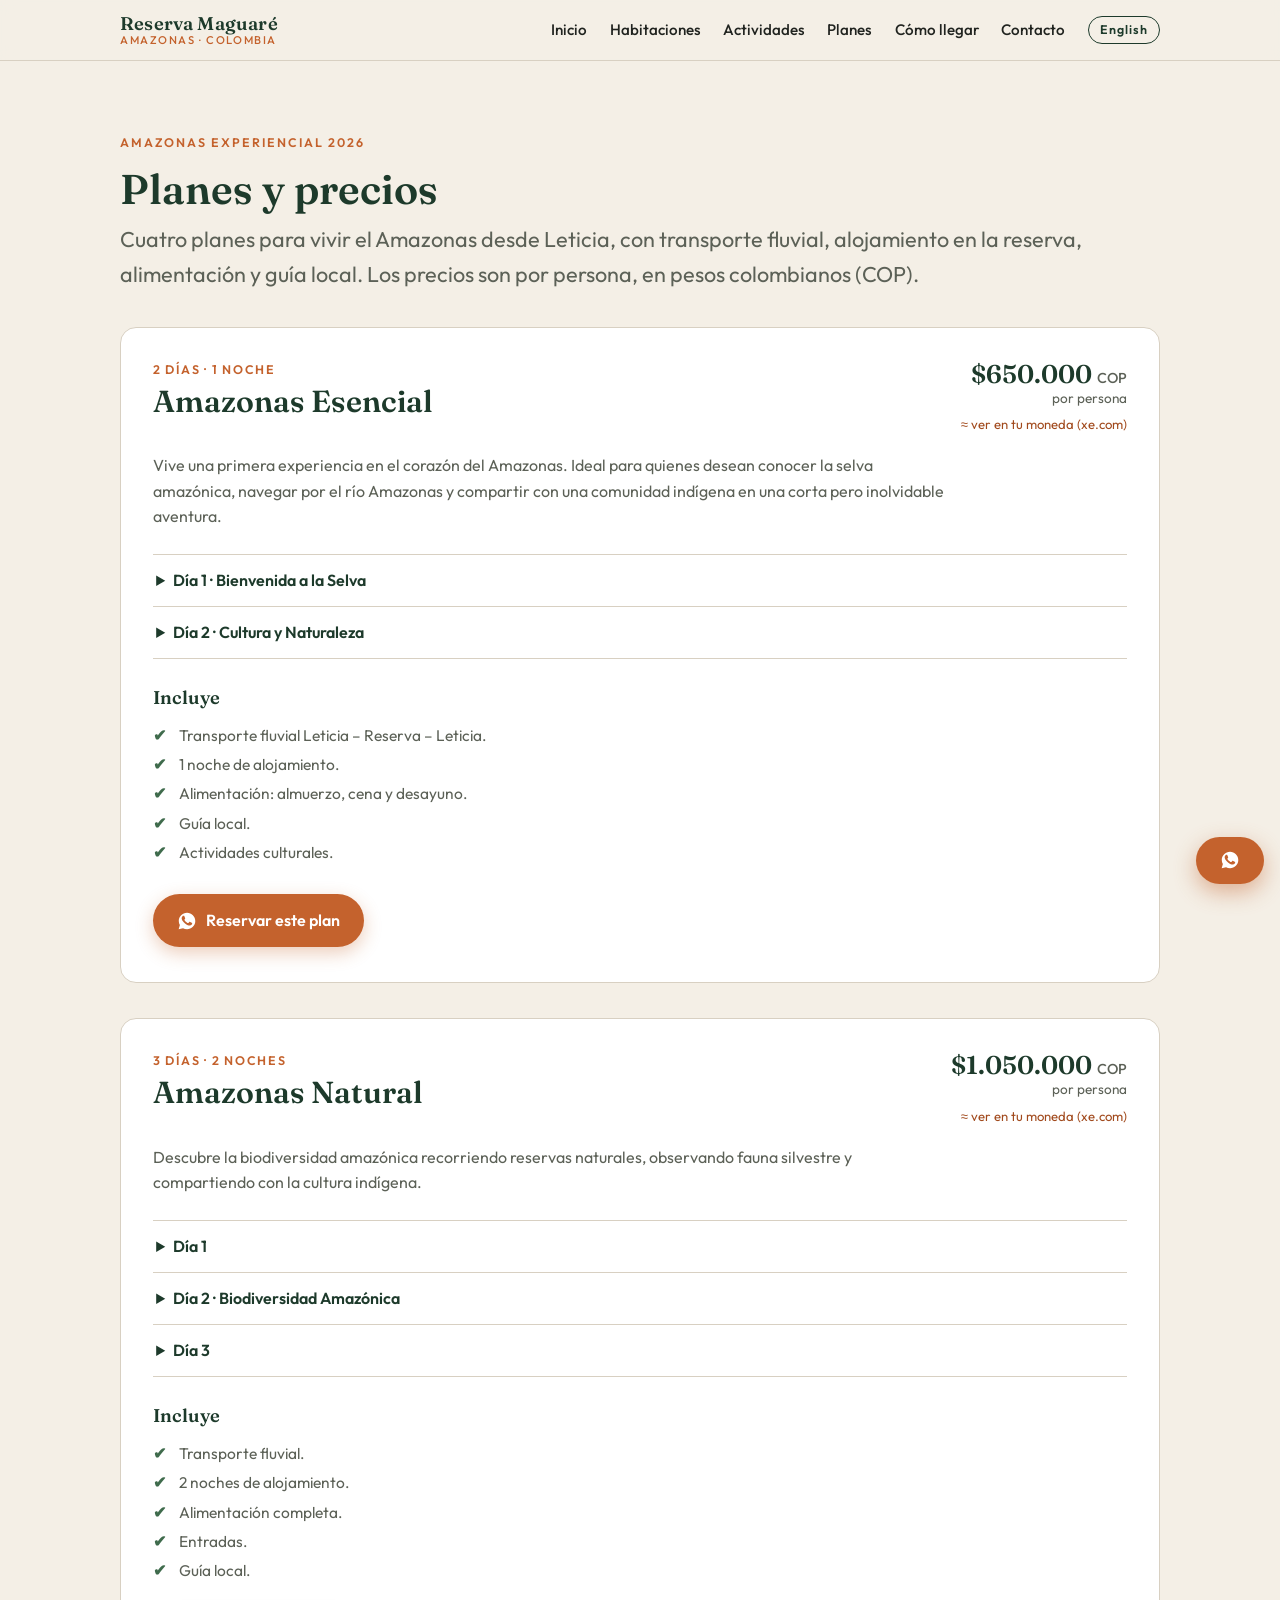
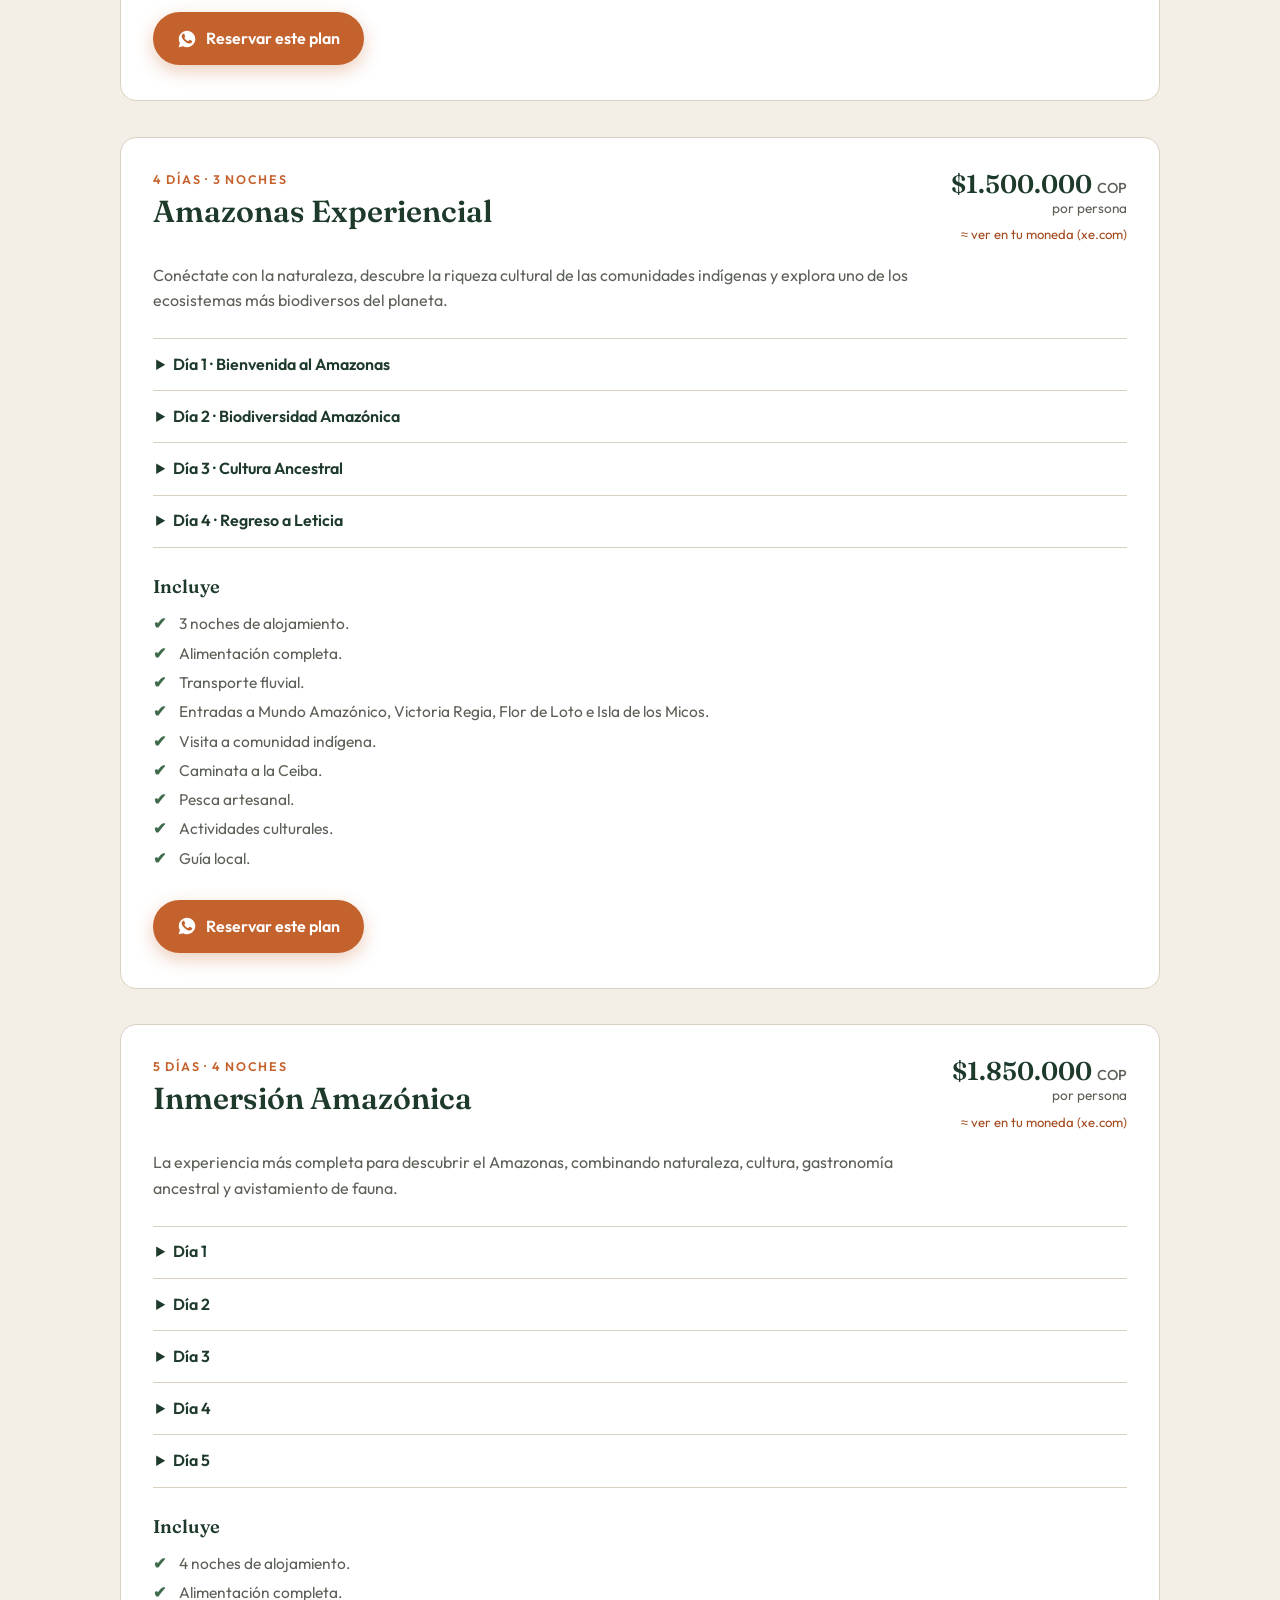
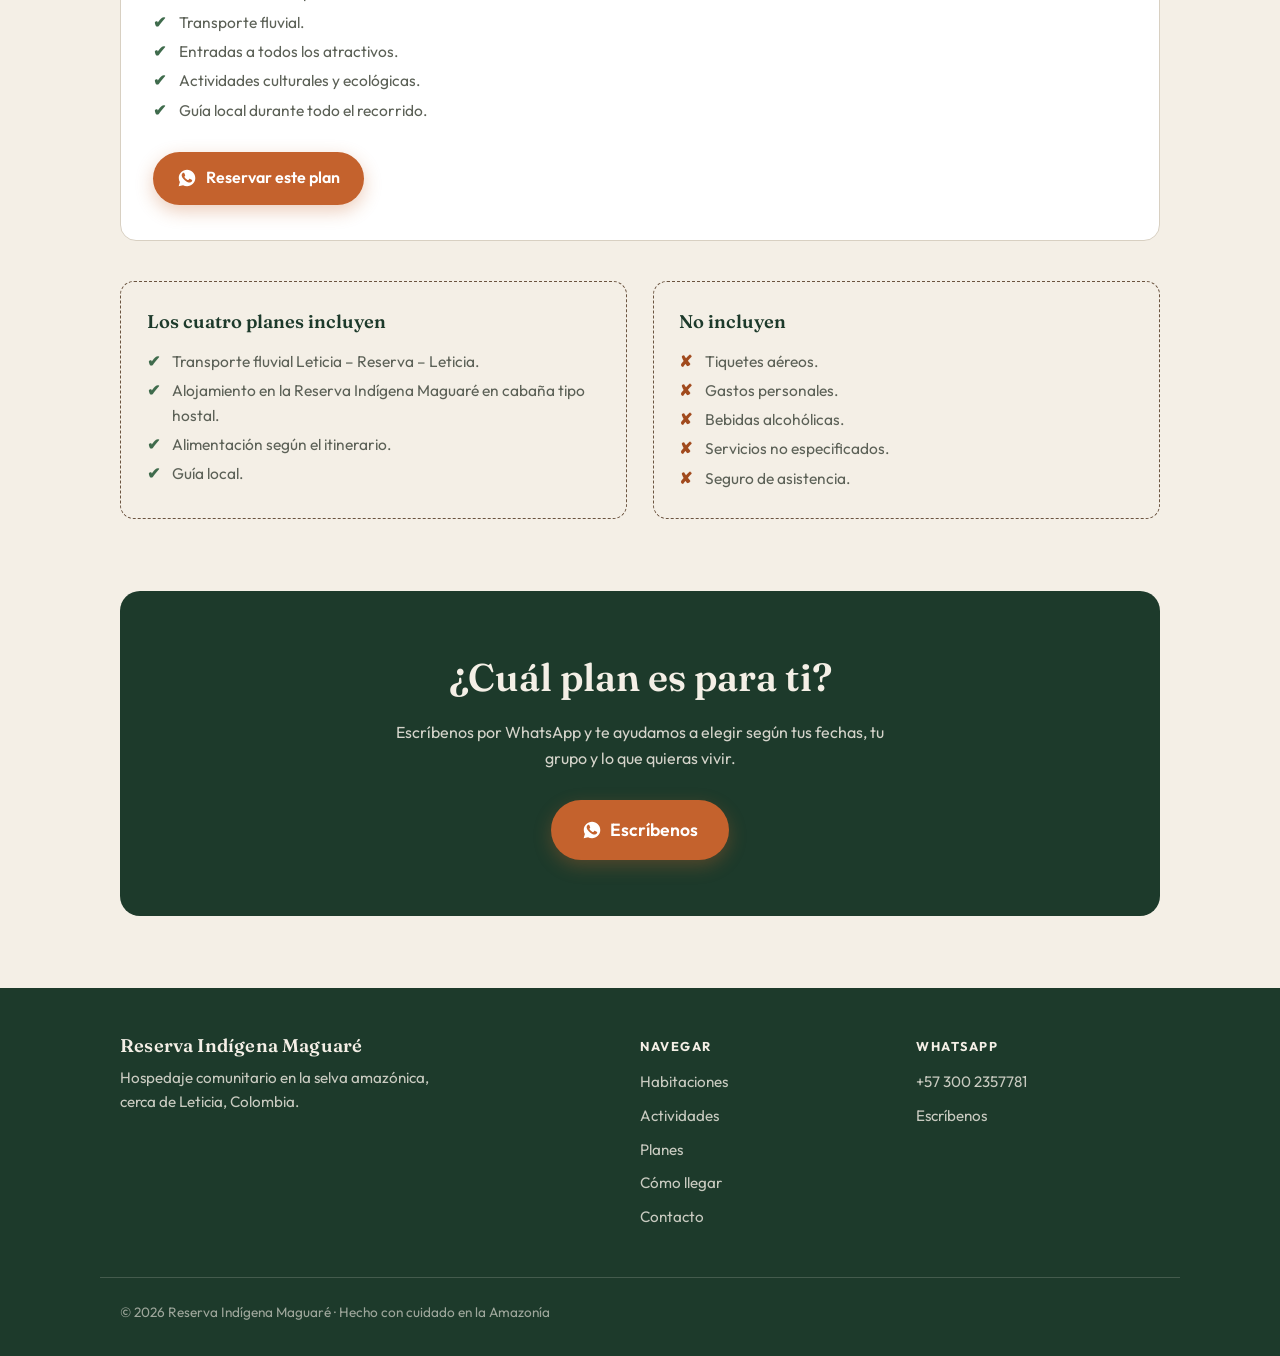
<file: planes.html>
<!DOCTYPE html>
<html lang="es">
<head>
<meta charset="UTF-8">
<meta name="viewport" content="width=device-width, initial-scale=1.0">
<title>Planes · Reserva Indígena Maguaré</title>
<meta name="description" content="Planes Amazonas Experiencial 2026: paquetes de 2 a 5 días en la Reserva Indígena Maguaré, Leticia, Amazonas. Transporte, alojamiento, alimentación y guía local incluidos.">
<link rel="preconnect" href="https://fonts.googleapis.com">
<link rel="preconnect" href="https://fonts.gstatic.com" crossorigin>
<link href="https://fonts.googleapis.com/css2?family=Fraunces:opsz,wght@9..144,400;9..144,600&family=Outfit:wght@400;500;600&display=swap" rel="stylesheet">
<link rel="stylesheet" href="estilo.css">
</head>
<body>

<header class="barra">
  <div class="barra-interior">
    <a href="index.html" class="marca">Reserva Maguaré<span>Amazonas · Colombia</span></a>
    <button class="menu-btn" onclick="alternarMenu()" aria-label="Menú"><span></span><span></span><span></span></button>
    <ul class="menu">
      <li><a href="index.html"><span lang="es">Inicio</span><span lang="en">Home</span></a></li>
      <li><a href="habitaciones.html"><span lang="es">Habitaciones</span><span lang="en">Rooms</span></a></li>
      <li><a href="actividades.html"><span lang="es">Actividades</span><span lang="en">Activities</span></a></li>
      <li><a href="planes.html"><span lang="es">Planes</span><span lang="en">Packages</span></a></li>
      <li><a href="como-llegar.html"><span lang="es">Cómo llegar</span><span lang="en">Getting here</span></a></li>
      <li><a href="contacto.html"><span lang="es">Contacto</span><span lang="en">Contact</span></a></li>
      <li><button class="idioma" onclick="cambiarIdioma()">English</button></li>
    </ul>
  </div>
</header>

<section>
  <div class="envoltura">
    <p class="eyebrow"><span lang="es">Amazonas Experiencial 2026</span><span lang="en">Experiential Amazon 2026</span></p>
    <h1 class="seccion-titulo"><span lang="es">Planes y precios</span><span lang="en">Packages &amp; prices</span></h1>
    <p class="intro-texto intro-full">
      <span lang="es">Cuatro planes para vivir el Amazonas desde Leticia, con transporte fluvial, alojamiento en la reserva, alimentación y guía local. Los precios son por persona, en pesos colombianos (COP).</span>
      <span lang="en">Four packages to experience the Amazon from Leticia, with river transport, lodging at the reserve, meals and a local guide. Prices are per person, in Colombian pesos (COP).</span>
    </p>

    <!-- ===== PLAN 1 · 2D/1N ===== -->
    <article class="plan" id="esencial">
      <div class="plan-cabecera">
        <div>
          <p class="plan-duracion"><span lang="es">2 días · 1 noche</span><span lang="en">2 days · 1 night</span></p>
          <h2 class="plan-nombre"><span lang="es">Amazonas Esencial</span><span lang="en">Essential Amazon</span></h2>
        </div>
        <div class="plan-precio-caja">
          <p class="plan-precio">$650.000 <small>COP</small></p>
          <p class="plan-porpersona"><span lang="es">por persona</span><span lang="en">per person</span></p>
          <a class="xe-enlace" href="https://www.xe.com/currencyconverter/?Amount=650000&amp;From=COP" target="_blank" rel="noopener"><span lang="es">≈ ver en tu moneda (xe.com)</span><span lang="en">≈ see in your currency (xe.com)</span></a>
        </div>
      </div>
      <p class="plan-intro">
        <span lang="es">Vive una primera experiencia en el corazón del Amazonas. Ideal para quienes desean conocer la selva amazónica, navegar por el río Amazonas y compartir con una comunidad indígena en una corta pero inolvidable aventura.</span>
        <span lang="en">A first experience in the heart of the Amazon. Ideal for those who want to discover the rainforest, sail the Amazon river and share time with an Indigenous community on a short but unforgettable adventure.</span>
      </p>
      <div class="plan-itinerario">
        <details>
          <summary><span lang="es">Día 1 · Bienvenida a la Selva</span><span lang="en">Day 1 · Welcome to the Jungle</span></summary>
          <ul lang="es">
            <li>Recepción en Leticia.</li>
            <li>Traslado en lancha por el río Amazonas hacia la Reserva Indígena Maguaré.</li>
            <li>Acomodación.</li>
            <li>Almuerzo típico amazónico.</li>
            <li>Recorrido por los senderos de la reserva.</li>
            <li>Práctica de tiro con arco y cerbatana.</li>
            <li>Contemplación del atardecer sobre el río Amazonas.</li>
            <li>Cena.</li>
            <li>Caminata nocturna (opcional).</li>
          </ul>
          <ul lang="en">
            <li>Reception in Leticia.</li>
            <li>Boat transfer along the Amazon river to the Maguaré Indigenous Reserve.</li>
            <li>Check-in.</li>
            <li>Typical Amazonian lunch.</li>
            <li>Walk along the reserve's trails.</li>
            <li>Bow-and-arrow and blowgun practice.</li>
            <li>Sunset over the Amazon river.</li>
            <li>Dinner.</li>
            <li>Night walk (optional).</li>
          </ul>
        </details>
        <details>
          <summary><span lang="es">Día 2 · Cultura y Naturaleza</span><span lang="en">Day 2 · Culture and Nature</span></summary>
          <ul lang="es">
            <li>Desayuno.</li>
            <li>Caminata por la selva.</li>
            <li>Tiempo para fotografías y artesanías.</li>
            <li>Regreso a Leticia.</li>
          </ul>
          <ul lang="en">
            <li>Breakfast.</li>
            <li>Jungle walk.</li>
            <li>Time for photos and crafts.</li>
            <li>Return to Leticia.</li>
          </ul>
        </details>
      </div>
      <div class="plan-incluye">
        <h3><span lang="es">Incluye</span><span lang="en">Includes</span></h3>
        <ul lang="es">
          <li>Transporte fluvial Leticia – Reserva – Leticia.</li>
          <li>1 noche de alojamiento.</li>
          <li>Alimentación: almuerzo, cena y desayuno.</li>
          <li>Guía local.</li>
          <li>Actividades culturales.</li>
        </ul>
        <ul lang="en">
          <li>River transport Leticia – Reserve – Leticia.</li>
          <li>1 night of lodging.</li>
          <li>Meals: lunch, dinner and breakfast.</li>
          <li>Local guide.</li>
          <li>Cultural activities.</li>
        </ul>
      </div>
      <a class="wa" href="https://wa.me/573002357781?text=Hola%2C%20me%20interesa%20el%20Plan%20Amazonas%20Esencial%20%282%20d%C3%ADas%20%2F%201%20noche%29" target="_blank" rel="noopener">
        <svg viewBox="0 0 24 24"><path d="M12.04 2c-5.46 0-9.91 4.45-9.91 9.91 0 1.75.46 3.45 1.32 4.95L2 22l5.25-1.38c1.45.79 3.08 1.21 4.79 1.21 5.46 0 9.91-4.45 9.91-9.91S17.5 2 12.04 2zm5.8 14.01c-.25.7-1.44 1.33-1.99 1.41-.53.08-1.2.11-1.94-.12-.45-.14-1.02-.33-1.76-.65-3.1-1.34-5.13-4.46-5.28-4.67-.16-.21-1.27-1.69-1.27-3.23s.81-2.29 1.09-2.6c.29-.31.63-.39.84-.39.21 0 .42 0 .6.01.19.01.45-.07.7.54.25.61.86 2.11.94 2.26.08.16.13.34.03.55-.1.21-.15.34-.3.52-.15.18-.32.4-.45.54-.15.15-.31.31-.13.61.18.31.79 1.3 1.69 2.11 1.16 1.04 2.14 1.36 2.45 1.51.31.16.49.13.67-.08.18-.21.77-.9.98-1.21.21-.31.41-.26.7-.16.29.11 1.84.87 2.15 1.03.31.15.52.23.6.36.07.13.07.76-.18 1.46z"/></svg>
        <span lang="es">Reservar este plan</span><span lang="en">Book this package</span>
      </a>
    </article>

    <!-- ===== PLAN 2 · 3D/2N ===== -->
    <article class="plan" id="natural">
      <div class="plan-cabecera">
        <div>
          <p class="plan-duracion"><span lang="es">3 días · 2 noches</span><span lang="en">3 days · 2 nights</span></p>
          <h2 class="plan-nombre"><span lang="es">Amazonas Natural</span><span lang="en">Natural Amazon</span></h2>
        </div>
        <div class="plan-precio-caja">
          <p class="plan-precio">$1.050.000 <small>COP</small></p>
          <p class="plan-porpersona"><span lang="es">por persona</span><span lang="en">per person</span></p>
          <a class="xe-enlace" href="https://www.xe.com/currencyconverter/?Amount=1050000&amp;From=COP" target="_blank" rel="noopener"><span lang="es">≈ ver en tu moneda (xe.com)</span><span lang="en">≈ see in your currency (xe.com)</span></a>
        </div>
      </div>
      <p class="plan-intro">
        <span lang="es">Descubre la biodiversidad amazónica recorriendo reservas naturales, observando fauna silvestre y compartiendo con la cultura indígena.</span>
        <span lang="en">Discover Amazonian biodiversity exploring natural reserves, spotting wildlife and sharing in Indigenous culture.</span>
      </p>
      <div class="plan-itinerario">
        <details>
          <summary><span lang="es">Día 1</span><span lang="en">Day 1</span></summary>
          <ul lang="es">
            <li>Recepción en Leticia.</li>
            <li>Traslado a la Reserva Maguaré.</li>
            <li>Almuerzo.</li>
            <li>Recorrido por la reserva.</li>
            <li>Actividad de arco y cerbatana.</li>
            <li>Cena.</li>
          </ul>
          <ul lang="en">
            <li>Reception in Leticia.</li>
            <li>Transfer to the Maguaré Reserve.</li>
            <li>Lunch.</li>
            <li>Tour of the reserve.</li>
            <li>Bow-and-arrow and blowgun activity.</li>
            <li>Dinner.</li>
          </ul>
        </details>
        <details>
          <summary><span lang="es">Día 2 · Biodiversidad Amazónica</span><span lang="en">Day 2 · Amazonian Biodiversity</span></summary>
          <ul lang="es">
            <li>Desayuno.</li>
            <li>Visita a Flor de Loto o comunidad indígena.</li>
            <li>Almuerzo.</li>
            <li>Excursión a la Isla de los Micos.</li>
            <li>Regreso a la reserva.</li>
            <li>Cena.</li>
          </ul>
          <ul lang="en">
            <li>Breakfast.</li>
            <li>Visit to Flor de Loto or an Indigenous community.</li>
            <li>Lunch.</li>
            <li>Excursion to Isla de los Micos (Monkey Island).</li>
            <li>Return to the reserve.</li>
            <li>Dinner.</li>
          </ul>
        </details>
        <details>
          <summary><span lang="es">Día 3</span><span lang="en">Day 3</span></summary>
          <ul lang="es">
            <li>Desayuno.</li>
            <li>Caminata ecológica hasta la Ceiba.</li>
            <li>Interpretación de flora y fauna.</li>
            <li>Regreso a Leticia.</li>
          </ul>
          <ul lang="en">
            <li>Breakfast.</li>
            <li>Ecological walk to the Ceiba tree.</li>
            <li>Flora and fauna interpretation.</li>
            <li>Return to Leticia.</li>
          </ul>
        </details>
      </div>
      <div class="plan-incluye">
        <h3><span lang="es">Incluye</span><span lang="en">Includes</span></h3>
        <ul lang="es">
          <li>Transporte fluvial.</li>
          <li>2 noches de alojamiento.</li>
          <li>Alimentación completa.</li>
          <li>Entradas.</li>
          <li>Guía local.</li>
        </ul>
        <ul lang="en">
          <li>River transport.</li>
          <li>2 nights of lodging.</li>
          <li>All meals.</li>
          <li>Entrance fees.</li>
          <li>Local guide.</li>
        </ul>
      </div>
      <a class="wa" href="https://wa.me/573002357781?text=Hola%2C%20me%20interesa%20el%20Plan%20Amazonas%20Natural%20%283%20d%C3%ADas%20%2F%202%20noches%29" target="_blank" rel="noopener">
        <svg viewBox="0 0 24 24"><path d="M12.04 2c-5.46 0-9.91 4.45-9.91 9.91 0 1.75.46 3.45 1.32 4.95L2 22l5.25-1.38c1.45.79 3.08 1.21 4.79 1.21 5.46 0 9.91-4.45 9.91-9.91S17.5 2 12.04 2zm5.8 14.01c-.25.7-1.44 1.33-1.99 1.41-.53.08-1.2.11-1.94-.12-.45-.14-1.02-.33-1.76-.65-3.1-1.34-5.13-4.46-5.28-4.67-.16-.21-1.27-1.69-1.27-3.23s.81-2.29 1.09-2.6c.29-.31.63-.39.84-.39.21 0 .42 0 .6.01.19.01.45-.07.7.54.25.61.86 2.11.94 2.26.08.16.13.34.03.55-.1.21-.15.34-.3.52-.15.18-.32.4-.45.54-.15.15-.31.31-.13.61.18.31.79 1.3 1.69 2.11 1.16 1.04 2.14 1.36 2.45 1.51.31.16.49.13.67-.08.18-.21.77-.9.98-1.21.21-.31.41-.26.7-.16.29.11 1.84.87 2.15 1.03.31.15.52.23.6.36.07.13.07.76-.18 1.46z"/></svg>
        <span lang="es">Reservar este plan</span><span lang="en">Book this package</span>
      </a>
    </article>

    <!-- ===== PLAN 3 · 4D/3N ===== -->
    <article class="plan" id="experiencial">
      <div class="plan-cabecera">
        <div>
          <p class="plan-duracion"><span lang="es">4 días · 3 noches</span><span lang="en">4 days · 3 nights</span></p>
          <h2 class="plan-nombre"><span lang="es">Amazonas Experiencial</span><span lang="en">Experiential Amazon</span></h2>
        </div>
        <div class="plan-precio-caja">
          <p class="plan-precio">$1.500.000 <small>COP</small></p>
          <p class="plan-porpersona"><span lang="es">por persona</span><span lang="en">per person</span></p>
          <a class="xe-enlace" href="https://www.xe.com/currencyconverter/?Amount=1500000&amp;From=COP" target="_blank" rel="noopener"><span lang="es">≈ ver en tu moneda (xe.com)</span><span lang="en">≈ see in your currency (xe.com)</span></a>
        </div>
      </div>
      <p class="plan-intro">
        <span lang="es">Conéctate con la naturaleza, descubre la riqueza cultural de las comunidades indígenas y explora uno de los ecosistemas más biodiversos del planeta.</span>
        <span lang="en">Connect with nature, discover the cultural richness of Indigenous communities and explore one of the most biodiverse ecosystems on the planet.</span>
      </p>
      <div class="plan-itinerario">
        <details>
          <summary><span lang="es">Día 1 · Bienvenida al Amazonas</span><span lang="en">Day 1 · Welcome to the Amazon</span></summary>
          <ul lang="es">
            <li>Recepción en el aeropuerto de Leticia.</li>
            <li>Visita al Mundo Amazónico.</li>
            <li>Almuerzo típico regional.</li>
            <li>Traslado en lancha por el río Amazonas hacia la Reserva Indígena Maguaré.</li>
            <li>Acomodación.</li>
            <li>Recorrido por la reserva y explicación sobre la cultura indígena Uitoto.</li>
            <li>Cena.</li>
            <li>Descanso rodeado por los sonidos de la selva.</li>
          </ul>
          <ul lang="en">
            <li>Reception at Leticia airport.</li>
            <li>Visit to Mundo Amazónico.</li>
            <li>Typical regional lunch.</li>
            <li>Boat transfer along the Amazon river to the Maguaré Indigenous Reserve.</li>
            <li>Check-in.</li>
            <li>Tour of the reserve and introduction to the Uitoto Indigenous culture.</li>
            <li>Dinner.</li>
            <li>Rest surrounded by the sounds of the jungle.</li>
          </ul>
        </details>
        <details>
          <summary><span lang="es">Día 2 · Biodiversidad Amazónica</span><span lang="en">Day 2 · Amazonian Biodiversity</span></summary>
          <ul lang="es">
            <li>Desayuno.</li>
            <li>Navegación hacia la Reserva Natural Victoria Regia.</li>
            <li>Visita a Flor de Loto.</li>
            <li>Almuerzo.</li>
            <li>Excursión a la Isla de los Micos.</li>
            <li>Regreso a la reserva.</li>
            <li>Cena.</li>
            <li>Caminata nocturna (opcional).</li>
          </ul>
          <ul lang="en">
            <li>Breakfast.</li>
            <li>Boat trip to the Victoria Regia Natural Reserve.</li>
            <li>Visit to Flor de Loto.</li>
            <li>Lunch.</li>
            <li>Excursion to Isla de los Micos (Monkey Island).</li>
            <li>Return to the reserve.</li>
            <li>Dinner.</li>
            <li>Night walk (optional).</li>
          </ul>
        </details>
        <details>
          <summary><span lang="es">Día 3 · Cultura Ancestral</span><span lang="en">Day 3 · Ancestral Culture</span></summary>
          <ul lang="es">
            <li>Desayuno.</li>
            <li>Visita a la comunidad indígena Macedonia.</li>
            <li>Caminata ecológica interpretativa.</li>
            <li>Almuerzo.</li>
            <li>Caminata hasta la Ceiba Sagrada.</li>
            <li>Pesca artesanal.</li>
            <li>Taller de tiro con arco y cerbatana.</li>
            <li>Actividad cultural con música, danzas y saberes tradicionales.</li>
            <li>Cena de despedida.</li>
          </ul>
          <ul lang="en">
            <li>Breakfast.</li>
            <li>Visit to the Macedonia Indigenous community.</li>
            <li>Interpretive ecological walk.</li>
            <li>Lunch.</li>
            <li>Walk to the Sacred Ceiba.</li>
            <li>Traditional fishing.</li>
            <li>Bow-and-arrow and blowgun workshop.</li>
            <li>Cultural activity with music, dances and traditional knowledge.</li>
            <li>Farewell dinner.</li>
          </ul>
        </details>
        <details>
          <summary><span lang="es">Día 4 · Regreso a Leticia</span><span lang="en">Day 4 · Return to Leticia</span></summary>
          <ul lang="es">
            <li>Desayuno.</li>
            <li>Tiempo libre para fotografías.</li>
            <li>Traslado en lancha hacia Leticia.</li>
            <li>Fin de los servicios.</li>
          </ul>
          <ul lang="en">
            <li>Breakfast.</li>
            <li>Free time for photos.</li>
            <li>Boat transfer back to Leticia.</li>
            <li>End of services.</li>
          </ul>
        </details>
      </div>
      <div class="plan-incluye">
        <h3><span lang="es">Incluye</span><span lang="en">Includes</span></h3>
        <ul lang="es">
          <li>3 noches de alojamiento.</li>
          <li>Alimentación completa.</li>
          <li>Transporte fluvial.</li>
          <li>Entradas a Mundo Amazónico, Victoria Regia, Flor de Loto e Isla de los Micos.</li>
          <li>Visita a comunidad indígena.</li>
          <li>Caminata a la Ceiba.</li>
          <li>Pesca artesanal.</li>
          <li>Actividades culturales.</li>
          <li>Guía local.</li>
        </ul>
        <ul lang="en">
          <li>3 nights of lodging.</li>
          <li>All meals.</li>
          <li>River transport.</li>
          <li>Entrance fees to Mundo Amazónico, Victoria Regia, Flor de Loto and Isla de los Micos.</li>
          <li>Visit to an Indigenous community.</li>
          <li>Walk to the Ceiba tree.</li>
          <li>Traditional fishing.</li>
          <li>Cultural activities.</li>
          <li>Local guide.</li>
        </ul>
      </div>
      <a class="wa" href="https://wa.me/573002357781?text=Hola%2C%20me%20interesa%20el%20Plan%20Amazonas%20Experiencial%20%284%20d%C3%ADas%20%2F%203%20noches%29" target="_blank" rel="noopener">
        <svg viewBox="0 0 24 24"><path d="M12.04 2c-5.46 0-9.91 4.45-9.91 9.91 0 1.75.46 3.45 1.32 4.95L2 22l5.25-1.38c1.45.79 3.08 1.21 4.79 1.21 5.46 0 9.91-4.45 9.91-9.91S17.5 2 12.04 2zm5.8 14.01c-.25.7-1.44 1.33-1.99 1.41-.53.08-1.2.11-1.94-.12-.45-.14-1.02-.33-1.76-.65-3.1-1.34-5.13-4.46-5.28-4.67-.16-.21-1.27-1.69-1.27-3.23s.81-2.29 1.09-2.6c.29-.31.63-.39.84-.39.21 0 .42 0 .6.01.19.01.45-.07.7.54.25.61.86 2.11.94 2.26.08.16.13.34.03.55-.1.21-.15.34-.3.52-.15.18-.32.4-.45.54-.15.15-.31.31-.13.61.18.31.79 1.3 1.69 2.11 1.16 1.04 2.14 1.36 2.45 1.51.31.16.49.13.67-.08.18-.21.77-.9.98-1.21.21-.31.41-.26.7-.16.29.11 1.84.87 2.15 1.03.31.15.52.23.6.36.07.13.07.76-.18 1.46z"/></svg>
        <span lang="es">Reservar este plan</span><span lang="en">Book this package</span>
      </a>
    </article>

    <!-- ===== PLAN 4 · 5D/4N ===== -->
    <article class="plan" id="inmersion">
      <div class="plan-cabecera">
        <div>
          <p class="plan-duracion"><span lang="es">5 días · 4 noches</span><span lang="en">5 days · 4 nights</span></p>
          <h2 class="plan-nombre"><span lang="es">Inmersión Amazónica</span><span lang="en">Amazon Immersion</span></h2>
        </div>
        <div class="plan-precio-caja">
          <p class="plan-precio">$1.850.000 <small>COP</small></p>
          <p class="plan-porpersona"><span lang="es">por persona</span><span lang="en">per person</span></p>
          <a class="xe-enlace" href="https://www.xe.com/currencyconverter/?Amount=1850000&amp;From=COP" target="_blank" rel="noopener"><span lang="es">≈ ver en tu moneda (xe.com)</span><span lang="en">≈ see in your currency (xe.com)</span></a>
        </div>
      </div>
      <p class="plan-intro">
        <span lang="es">La experiencia más completa para descubrir el Amazonas, combinando naturaleza, cultura, gastronomía ancestral y avistamiento de fauna.</span>
        <span lang="en">The most complete experience to discover the Amazon, combining nature, culture, ancestral gastronomy and wildlife watching.</span>
      </p>
      <div class="plan-itinerario">
        <details>
          <summary><span lang="es">Día 1</span><span lang="en">Day 1</span></summary>
          <ul lang="es">
            <li>Recepción en Leticia.</li>
            <li>Traslado a la Reserva Maguaré.</li>
            <li>Almuerzo.</li>
            <li>Recorrido por la reserva.</li>
            <li>Cena.</li>
          </ul>
          <ul lang="en">
            <li>Reception in Leticia.</li>
            <li>Transfer to the Maguaré Reserve.</li>
            <li>Lunch.</li>
            <li>Tour of the reserve.</li>
            <li>Dinner.</li>
          </ul>
        </details>
        <details>
          <summary><span lang="es">Día 2</span><span lang="en">Day 2</span></summary>
          <ul lang="es">
            <li>Desayuno.</li>
            <li>Visita a Victoria Regia.</li>
            <li>Flor de Loto.</li>
            <li>Isla de los Micos.</li>
            <li>Almuerzo.</li>
            <li>Regreso a la reserva.</li>
            <li>Cena.</li>
          </ul>
          <ul lang="en">
            <li>Breakfast.</li>
            <li>Visit to Victoria Regia.</li>
            <li>Flor de Loto.</li>
            <li>Isla de los Micos (Monkey Island).</li>
            <li>Lunch.</li>
            <li>Return to the reserve.</li>
            <li>Dinner.</li>
          </ul>
        </details>
        <details>
          <summary><span lang="es">Día 3</span><span lang="en">Day 3</span></summary>
          <ul lang="es">
            <li>Desayuno.</li>
            <li>Excursión de día completo a Puerto Nariño.</li>
            <li>Mirador.</li>
            <li>Museo.</li>
            <li>Recorrido por el pueblo.</li>
            <li>Almuerzo.</li>
            <li>Regreso a la reserva.</li>
            <li>Cena.</li>
          </ul>
          <ul lang="en">
            <li>Breakfast.</li>
            <li>Full-day excursion to Puerto Nariño.</li>
            <li>Lookout point.</li>
            <li>Museum.</li>
            <li>Walk around the town.</li>
            <li>Lunch.</li>
            <li>Return to the reserve.</li>
            <li>Dinner.</li>
          </ul>
        </details>
        <details>
          <summary><span lang="es">Día 4</span><span lang="en">Day 4</span></summary>
          <ul lang="es">
            <li>Desayuno.</li>
            <li>Caminata a la Ceiba.</li>
            <li>Pesca artesanal.</li>
            <li>Preparación tradicional de mambe.</li>
            <li>Elaboración de casabe.</li>
            <li>Elaboración de fariña.</li>
            <li>Taller de artesanías indígenas.</li>
            <li>Presentación cultural.</li>
            <li>Cena de despedida.</li>
          </ul>
          <ul lang="en">
            <li>Breakfast.</li>
            <li>Walk to the Ceiba tree.</li>
            <li>Traditional fishing.</li>
            <li>Traditional mambe preparation.</li>
            <li>Casabe (cassava bread) making.</li>
            <li>Fariña making.</li>
            <li>Indigenous crafts workshop.</li>
            <li>Cultural presentation.</li>
            <li>Farewell dinner.</li>
          </ul>
        </details>
        <details>
          <summary><span lang="es">Día 5</span><span lang="en">Day 5</span></summary>
          <ul lang="es">
            <li>Desayuno.</li>
            <li>Tiempo libre.</li>
            <li>Traslado hacia Leticia.</li>
          </ul>
          <ul lang="en">
            <li>Breakfast.</li>
            <li>Free time.</li>
            <li>Transfer back to Leticia.</li>
          </ul>
        </details>
      </div>
      <div class="plan-incluye">
        <h3><span lang="es">Incluye</span><span lang="en">Includes</span></h3>
        <ul lang="es">
          <li>4 noches de alojamiento.</li>
          <li>Alimentación completa.</li>
          <li>Transporte fluvial.</li>
          <li>Entradas a todos los atractivos.</li>
          <li>Actividades culturales y ecológicas.</li>
          <li>Guía local durante todo el recorrido.</li>
        </ul>
        <ul lang="en">
          <li>4 nights of lodging.</li>
          <li>All meals.</li>
          <li>River transport.</li>
          <li>Entrance fees to all attractions.</li>
          <li>Cultural and ecological activities.</li>
          <li>Local guide throughout the trip.</li>
        </ul>
      </div>
      <a class="wa" href="https://wa.me/573002357781?text=Hola%2C%20me%20interesa%20el%20Plan%20Inmersi%C3%B3n%20Amaz%C3%B3nica%20%285%20d%C3%ADas%20%2F%204%20noches%29" target="_blank" rel="noopener">
        <svg viewBox="0 0 24 24"><path d="M12.04 2c-5.46 0-9.91 4.45-9.91 9.91 0 1.75.46 3.45 1.32 4.95L2 22l5.25-1.38c1.45.79 3.08 1.21 4.79 1.21 5.46 0 9.91-4.45 9.91-9.91S17.5 2 12.04 2zm5.8 14.01c-.25.7-1.44 1.33-1.99 1.41-.53.08-1.2.11-1.94-.12-.45-.14-1.02-.33-1.76-.65-3.1-1.34-5.13-4.46-5.28-4.67-.16-.21-1.27-1.69-1.27-3.23s.81-2.29 1.09-2.6c.29-.31.63-.39.84-.39.21 0 .42 0 .6.01.19.01.45-.07.7.54.25.61.86 2.11.94 2.26.08.16.13.34.03.55-.1.21-.15.34-.3.52-.15.18-.32.4-.45.54-.15.15-.31.31-.13.61.18.31.79 1.3 1.69 2.11 1.16 1.04 2.14 1.36 2.45 1.51.31.16.49.13.67-.08.18-.21.77-.9.98-1.21.21-.31.41-.26.7-.16.29.11 1.84.87 2.15 1.03.31.15.52.23.6.36.07.13.07.76-.18 1.46z"/></svg>
        <span lang="es">Reservar este plan</span><span lang="en">Book this package</span>
      </a>
    </article>

    <!-- ===== CONDICIONES COMPARTIDAS ===== -->
    <div class="plan-condiciones">
      <div class="condicion">
        <h3><span lang="es">Los cuatro planes incluyen</span><span lang="en">All four packages include</span></h3>
        <ul class="lista-si" lang="es">
          <li>Transporte fluvial Leticia – Reserva – Leticia.</li>
          <li>Alojamiento en la Reserva Indígena Maguaré en cabaña tipo hostal.</li>
          <li>Alimentación según el itinerario.</li>
          <li>Guía local.</li>
        </ul>
        <ul class="lista-si" lang="en">
          <li>River transport Leticia – Reserve – Leticia.</li>
          <li>Lodging at the Maguaré Indigenous Reserve in a hostel-style cabin.</li>
          <li>Meals as per itinerary.</li>
          <li>Local guide.</li>
        </ul>
      </div>
      <div class="condicion">
        <h3><span lang="es">No incluyen</span><span lang="en">Not included</span></h3>
        <ul class="lista-no" lang="es">
          <li>Tiquetes aéreos.</li>
          <li>Gastos personales.</li>
          <li>Bebidas alcohólicas.</li>
          <li>Servicios no especificados.</li>
          <li>Seguro de asistencia.</li>
        </ul>
        <ul class="lista-no" lang="en">
          <li>Flights.</li>
          <li>Personal expenses.</li>
          <li>Alcoholic drinks.</li>
          <li>Services not specified.</li>
          <li>Travel assistance insurance.</li>
        </ul>
      </div>
    </div>
  </div>
</section>

<section style="padding-top:0;">
  <div class="envoltura">
    <div class="franja">
      <h2><span lang="es">¿Cuál plan es para ti?</span><span lang="en">Which package is for you?</span></h2>
      <p><span lang="es">Escríbenos por WhatsApp y te ayudamos a elegir según tus fechas, tu grupo y lo que quieras vivir.</span><span lang="en">Message us on WhatsApp and we'll help you choose based on your dates, your group and what you want to experience.</span></p>
      <a class="wa wa-grande" href="https://wa.me/573002357781?text=Hola%2C%20quiero%20informaci%C3%B3n%20sobre%20los%20planes%202026" target="_blank" rel="noopener">
        <svg viewBox="0 0 24 24"><path d="M12.04 2c-5.46 0-9.91 4.45-9.91 9.91 0 1.75.46 3.45 1.32 4.95L2 22l5.25-1.38c1.45.79 3.08 1.21 4.79 1.21 5.46 0 9.91-4.45 9.91-9.91S17.5 2 12.04 2zm5.8 14.01c-.25.7-1.44 1.33-1.99 1.41-.53.08-1.2.11-1.94-.12-.45-.14-1.02-.33-1.76-.65-3.1-1.34-5.13-4.46-5.28-4.67-.16-.21-1.27-1.69-1.27-3.23s.81-2.29 1.09-2.6c.29-.31.63-.39.84-.39.21 0 .42 0 .6.01.19.01.45-.07.7.54.25.61.86 2.11.94 2.26.08.16.13.34.03.55-.1.21-.15.34-.3.52-.15.18-.32.4-.45.54-.15.15-.31.31-.13.61.18.31.79 1.3 1.69 2.11 1.16 1.04 2.14 1.36 2.45 1.51.31.16.49.13.67-.08.18-.21.77-.9.98-1.21.21-.31.41-.26.7-.16.29.11 1.84.87 2.15 1.03.31.15.52.23.6.36.07.13.07.76-.18 1.46z"/></svg>
        <span lang="es">Escríbenos</span><span lang="en">Message us</span>
      </a>
    </div>
  </div>
</section>

<footer>
  <div class="pie-interior">
    <div>
      <div class="marca">Reserva Indígena Maguaré</div>
      <p style="max-width:34ch;font-size:0.95rem;"><span lang="es">Hospedaje comunitario en la selva amazónica, cerca de Leticia, Colombia.</span><span lang="en">Community-run guesthouse in the Amazon rainforest, near Leticia, Colombia.</span></p>
    </div>
    <div>
      <h4><span lang="es">Navegar</span><span lang="en">Explore</span></h4>
      <ul>
        <li><a href="habitaciones.html"><span lang="es">Habitaciones</span><span lang="en">Rooms</span></a></li>
        <li><a href="actividades.html"><span lang="es">Actividades</span><span lang="en">Activities</span></a></li>
        <li><a href="planes.html"><span lang="es">Planes</span><span lang="en">Packages</span></a></li>
        <li><a href="como-llegar.html"><span lang="es">Cómo llegar</span><span lang="en">Getting here</span></a></li>
        <li><a href="contacto.html"><span lang="es">Contacto</span><span lang="en">Contact</span></a></li>
      </ul>
    </div>
    <div>
      <h4>WhatsApp</h4>
      <ul>
        <li><a href="https://wa.me/573002357781" target="_blank" rel="noopener">+57 300 2357781</a></li>
        <li><a href="contacto.html"><span lang="es">Escríbenos</span><span lang="en">Message us</span></a></li>
      </ul>
    </div>
  </div>
  <div class="pie-abajo">© 2026 Reserva Indígena Maguaré · <span lang="es">Hecho con cuidado en la Amazonía</span><span lang="en">Made with care in the Amazon</span></div>
</footer>

<a class="wa wa-flotante" href="https://wa.me/573002357781?text=Hola%2C%20quiero%20informaci%C3%B3n%20sobre%20los%20planes" target="_blank" rel="noopener" aria-label="WhatsApp">
  <svg viewBox="0 0 24 24"><path d="M12.04 2c-5.46 0-9.91 4.45-9.91 9.91 0 1.75.46 3.45 1.32 4.95L2 22l5.25-1.38c1.45.79 3.08 1.21 4.79 1.21 5.46 0 9.91-4.45 9.91-9.91S17.5 2 12.04 2zm5.8 14.01c-.25.7-1.44 1.33-1.99 1.41-.53.08-1.2.11-1.94-.12-.45-.14-1.02-.33-1.76-.65-3.1-1.34-5.13-4.46-5.28-4.67-.16-.21-1.27-1.69-1.27-3.23s.81-2.29 1.09-2.6c.29-.31.63-.39.84-.39.21 0 .42 0 .6.01.19.01.45-.07.7.54.25.61.86 2.11.94 2.26.08.16.13.34.03.55-.1.21-.15.34-.3.52-.15.18-.32.4-.45.54-.15.15-.31.31-.13.61.18.31.79 1.3 1.69 2.11 1.16 1.04 2.14 1.36 2.45 1.51.31.16.49.13.67-.08.18-.21.77-.9.98-1.21.21-.31.41-.26.7-.16.29.11 1.84.87 2.15 1.03.31.15.52.23.6.36.07.13.07.76-.18 1.46z"/></svg>
</a>

<script src="script.js"></script>
</body>
</html>
</file>
<file: estilo.css>
/* ===========================================================
   Reserva Indígena Maguaré
   Hoja de estilo compartida / Shared stylesheet
   =========================================================== */

:root {
  /* Paleta: la selva, el río, el achiote */
  --canopy:    #1d3a2b;   /* verde dosel profundo */
  --leaf:      #3f6b4c;   /* verde hoja */
  --river:     #6b5440;   /* marrón río */
  --sand:      #f4efe6;   /* fondo claro, arena del río */
  --clay:      #c4622d;   /* achiote / barro, acento */
  --clay-dark: #a14a1d;
  --ink:       #20231f;   /* texto */
  --muted:     #5c6157;   /* texto secundario */
  --line:      #d8d0c2;   /* líneas finas */

  --serif: 'Fraunces', Georgia, 'Times New Roman', serif;
  --sans:  'Outfit', -apple-system, BlinkMacSystemFont, 'Segoe UI', sans-serif;

  --wrap: 1080px;
}

* { box-sizing: border-box; margin: 0; padding: 0; }

html { scroll-behavior: smooth; }

body {
  font-family: var(--sans);
  color: var(--ink);
  background: var(--sand);
  line-height: 1.6;
  -webkit-font-smoothing: antialiased;
}

img { max-width: 100%; display: block; }

a { color: var(--clay-dark); text-decoration: none; }
a:hover { text-decoration: underline; }

/* ---------- Idioma: mostrar/ocultar ---------- */
/* Por defecto mostramos español. El botón cambia a .ver-en */
[lang="en"] { display: none; }
body.ver-en [lang="es"] { display: none; }
body.ver-en [lang="en"] { display: revert; }

/* ---------- Encabezado / nav ---------- */
.barra {
  position: sticky;
  top: 0;
  z-index: 50;
  background: rgba(244, 239, 230, 0.92);
  backdrop-filter: blur(8px);
  border-bottom: 1px solid var(--line);
}
.barra-interior {
  max-width: var(--wrap);
  margin: 0 auto;
  padding: 0.85rem 1.25rem;
  display: flex;
  align-items: center;
  justify-content: space-between;
  gap: 1rem;
}
.marca {
  font-family: var(--serif);
  font-weight: 600;
  font-size: 1.15rem;
  color: var(--canopy);
  letter-spacing: 0.01em;
  line-height: 1.1;
}
.marca span { display: block; font-size: 0.7rem; font-family: var(--sans); font-weight: 500; color: var(--clay); letter-spacing: 0.14em; text-transform: uppercase; }

.menu { display: flex; align-items: center; gap: 1.4rem; list-style: none; }
.menu a {
  color: var(--ink);
  font-weight: 500;
  font-size: 0.95rem;
  padding: 0.2rem 0;
  border-bottom: 2px solid transparent;
}
.menu a:hover { color: var(--canopy); border-bottom-color: var(--clay); text-decoration: none; }

.idioma {
  font-family: var(--sans);
  font-size: 0.78rem;
  font-weight: 600;
  letter-spacing: 0.08em;
  border: 1.5px solid var(--canopy);
  background: transparent;
  color: var(--canopy);
  padding: 0.35rem 0.7rem;
  border-radius: 999px;
  cursor: pointer;
  white-space: nowrap;
}
.idioma:hover { background: var(--canopy); color: var(--sand); }

/* menú hamburguesa móvil */
.menu-btn { display: none; background: none; border: 0; cursor: pointer; padding: 0.3rem; }
.menu-btn span { display: block; width: 24px; height: 2px; background: var(--canopy); margin: 5px 0; transition: 0.2s; }

/* ---------- Botón WhatsApp ---------- */
.wa {
  display: inline-flex;
  align-items: center;
  gap: 0.55rem;
  background: var(--clay);
  color: #fff;
  font-weight: 600;
  font-size: 1rem;
  padding: 0.85rem 1.5rem;
  border-radius: 999px;
  box-shadow: 0 6px 18px rgba(196, 98, 45, 0.32);
  transition: transform 0.15s, box-shadow 0.15s, background 0.15s;
}
.wa:hover { background: var(--clay-dark); transform: translateY(-2px); text-decoration: none; box-shadow: 0 9px 24px rgba(196, 98, 45, 0.4); }
.wa svg { width: 20px; height: 20px; fill: currentColor; }
.wa-grande { font-size: 1.1rem; padding: 1rem 1.9rem; }

/* botón flotante en móvil */
.wa-flotante {
  position: fixed;
  right: 1rem;
  bottom: 1rem;
  z-index: 60;
  box-shadow: 0 8px 22px rgba(196, 98, 45, 0.45);
}

/* ---------- Secciones generales ---------- */
.envoltura { max-width: var(--wrap); margin: 0 auto; padding: 0 1.25rem; }
section { padding: 4.5rem 0; }
.seccion-titulo {
  font-family: var(--serif);
  font-weight: 600;
  font-size: clamp(1.8rem, 4vw, 2.6rem);
  color: var(--canopy);
  line-height: 1.1;
  margin-bottom: 0.6rem;
}
.eyebrow {
  font-size: 0.78rem;
  font-weight: 600;
  letter-spacing: 0.16em;
  text-transform: uppercase;
  color: var(--clay);
  margin-bottom: 0.9rem;
}
.intro-texto { max-width: 60ch; color: var(--muted); font-size: 1.08rem; }

/* Intro ancha y centrada (bloque "Quiénes somos") */
.eyebrow-centrado { text-align: center; }
.intro-ancha {
  max-width: 60rem;
  margin: 0 auto;
  text-align: center;
  font-size: clamp(1.15rem, 2.2vw, 1.5rem);
  line-height: 1.65;
  color: var(--ink);
}
/* Intro que ocupa todo el ancho de la página */
.intro-full { max-width: none; font-size: clamp(1.1rem, 1.8vw, 1.35rem); line-height: 1.6; }

/* ---------- Hero ---------- */
.hero {
  position: relative;
  min-height: 86vh;
  display: flex;
  align-items: flex-end;
  color: #fff;
  padding: 0;
  overflow: hidden;
  /* Imagen base (se ve mientras carga el video y si se reduce el movimiento) */
  background: #14211a url('imagenes/hero-poster.jpg') center 35% / cover;
}
/* Video de fondo del hero: encuadrado para mantener la línea de árboles centrada */
.hero-video {
  position: absolute;
  inset: 0;
  width: 100%;
  height: 100%;
  object-fit: cover;
  object-position: center 35%;
  z-index: 0;
}
.hero::before {
  content: "";
  position: absolute;
  inset: 0;
  z-index: 1;
  background:
    linear-gradient(to top, rgba(20,33,24,0.88) 0%, rgba(20,33,24,0.25) 55%, rgba(20,33,24,0.4) 100%),
    var(--hero-img, transparent);
  background-size: cover;
  background-position: center;
}
.hero-contenido {
  position: relative;
  z-index: 2;
  max-width: var(--wrap);
  margin: 0 auto;
  padding: 0 1.25rem 4rem;
  width: 100%;
}
.hero h1 {
  font-family: var(--serif);
  font-weight: 600;
  font-size: clamp(2.4rem, 6.5vw, 4.6rem);
  line-height: 1.02;
  letter-spacing: -0.01em;
  max-width: 16ch;
  text-shadow: 0 2px 30px rgba(0,0,0,0.3);
}
.hero p {
  margin-top: 1.1rem;
  font-size: clamp(1.05rem, 2.2vw, 1.3rem);
  max-width: 46ch;
  color: rgba(255,255,255,0.92);
}
.hero .lugar {
  font-size: 0.82rem;
  font-weight: 600;
  letter-spacing: 0.18em;
  text-transform: uppercase;
  color: var(--clay);
  margin-bottom: 1rem;
  display: inline-block;
}
.hero .acciones { margin-top: 1.8rem; display: flex; gap: 0.8rem; flex-wrap: wrap; }

/* ---------- Destacados (3 columnas) ---------- */
.destacados { display: grid; grid-template-columns: repeat(3, 1fr); gap: 1.6rem; margin-top: 2.5rem; }
.destacado { background: #fff; border: 1px solid var(--line); border-radius: 14px; padding: 1.8rem; }
.destacado .icono { font-size: 1.8rem; margin-bottom: 0.7rem; }
.destacado h3 { font-family: var(--serif); font-size: 1.25rem; color: var(--canopy); margin-bottom: 0.4rem; font-weight: 600; }
.destacado p { color: var(--muted); font-size: 0.97rem; }

/* ---------- Bloque alterno texto + foto ---------- */
.bloque { display: grid; grid-template-columns: 1fr 1fr; gap: 2.5rem; align-items: center; }
.bloque + .bloque { margin-top: 3rem; }
.bloque img { border-radius: 14px; aspect-ratio: 4/3; object-fit: cover; width: 100%; background: var(--leaf); }
.bloque.invertido .texto { order: 2; }

/* ---------- Galería ---------- */
.galeria { display: grid; grid-template-columns: repeat(3, 1fr); gap: 0.8rem; margin-top: 2rem; }
.galeria img { aspect-ratio: 1; object-fit: cover; border-radius: 10px; background: var(--leaf); }
.galeria a:nth-child(1) { grid-column: span 2; grid-row: span 2; }
.galeria a:nth-child(1) img { aspect-ratio: 1; height: 100%; }

/* ---------- Tarjetas de habitación / actividad ---------- */
.tarjetas { display: grid; grid-template-columns: repeat(2, 1fr); gap: 1.8rem; margin-top: 2.5rem; }
.tarjeta { background: #fff; border: 1px solid var(--line); border-radius: 16px; overflow: hidden; display: flex; flex-direction: column; }
.tarjeta img { aspect-ratio: 3/2; object-fit: cover; background: var(--leaf); width: 100%; }

/* Foto clicable de la tarjeta (abre galería) */
.tarjeta-foto {
  position: relative;
  display: block;
  width: 100%;
  padding: 0;
  border: 0;
  background: none;
  cursor: pointer;
  font: inherit;
  color: inherit;
}
.tarjeta-foto img { transition: transform 0.4s ease; }
.tarjeta-foto:hover img { transform: scale(1.04); }
.tarjeta-foto .ver-fotos, .bloque-foto .ver-fotos {
  position: absolute;
  bottom: 0.7rem;
  right: 0.7rem;
  display: inline-flex;
  align-items: center;
  gap: 0.35rem;
  background: rgba(20, 33, 24, 0.78);
  color: #fff;
  font-size: 0.82rem;
  font-weight: 600;
  padding: 0.4rem 0.75rem;
  border-radius: 999px;
  backdrop-filter: blur(3px);
}
.tarjeta-foto .ver-fotos svg, .bloque-foto .ver-fotos svg { width: 15px; height: 15px; fill: currentColor; }
.tarjeta { overflow: hidden; }

/* Foto clicable dentro de un bloque de actividad */
.bloque-foto {
  position: relative;
  display: block;
  width: 100%;
  padding: 0;
  border: 0;
  background: none;
  cursor: pointer;
  overflow: hidden;
  border-radius: 14px;
}
.bloque-foto img { border-radius: 14px; aspect-ratio: 4/3; object-fit: cover; width: 100%; transition: transform 0.4s ease; }
.bloque-foto:hover img { transform: scale(1.04); }

/* ---------- Lightbox / galería ---------- */
.lightbox {
  position: fixed;
  inset: 0;
  z-index: 200;
  display: none;
  align-items: center;
  justify-content: center;
  background: rgba(15, 20, 15, 0.92);
  padding: 1.5rem;
}
.lightbox.abierto { display: flex; }
.lb-img {
  max-width: min(92vw, 1200px);
  max-height: 82vh;
  width: auto;
  border-radius: 8px;
  box-shadow: 0 10px 40px rgba(0, 0, 0, 0.5);
}
.lightbox button {
  position: absolute;
  background: rgba(255, 255, 255, 0.14);
  color: #fff;
  border: 0;
  cursor: pointer;
  border-radius: 999px;
  transition: background 0.15s;
}
.lightbox button:hover { background: rgba(255, 255, 255, 0.3); }
.lb-cerrar { top: 1rem; right: 1rem; width: 2.8rem; height: 2.8rem; font-size: 1.6rem; line-height: 1; }
.lb-prev, .lb-sig { top: 50%; transform: translateY(-50%); width: 3rem; height: 3rem; font-size: 1.4rem; }
.lb-prev { left: 1rem; }
.lb-sig { right: 1rem; }
.lb-contador {
  position: absolute;
  bottom: 1.1rem;
  left: 50%;
  transform: translateX(-50%);
  color: rgba(255, 255, 255, 0.85);
  font-size: 0.9rem;
  letter-spacing: 0.05em;
}
@media (max-width: 760px) {
  .lb-prev, .lb-sig { width: 2.6rem; height: 2.6rem; }
  .lb-prev { left: 0.4rem; } .lb-sig { right: 0.4rem; }
}
.tarjeta-cuerpo { padding: 1.5rem; display: flex; flex-direction: column; flex: 1; }
.tarjeta h3 { font-family: var(--serif); font-size: 1.4rem; color: var(--canopy); margin-bottom: 0.4rem; font-weight: 600; }
.tarjeta .detalle { font-size: 0.85rem; color: var(--clay); font-weight: 600; letter-spacing: 0.04em; margin-bottom: 0.7rem; }
.tarjeta p { color: var(--muted); font-size: 0.97rem; margin-bottom: 1.2rem; flex: 1; }
.tarjeta .wa { align-self: flex-start; font-size: 0.92rem; padding: 0.7rem 1.2rem; }

/* ---------- Planes / paquetes ---------- */
.plan {
  background: #fff;
  border: 1px solid var(--line);
  border-radius: 16px;
  padding: 2rem 2rem 2.2rem;
  margin-top: 2.2rem;
}
.plan-cabecera { display: flex; justify-content: space-between; align-items: flex-start; gap: 1.5rem; flex-wrap: wrap; }
.plan-duracion {
  font-size: 0.78rem;
  font-weight: 600;
  letter-spacing: 0.14em;
  text-transform: uppercase;
  color: var(--clay);
  margin-bottom: 0.25rem;
}
.plan-nombre { font-family: var(--serif); font-weight: 600; font-size: clamp(1.5rem, 3vw, 1.9rem); color: var(--canopy); line-height: 1.12; }
.plan-precio-caja { text-align: right; }
.plan-precio { font-family: var(--serif); font-weight: 600; font-size: 1.6rem; color: var(--canopy); line-height: 1.1; }
.plan-precio small { font-family: var(--sans); font-weight: 500; font-size: 0.9rem; color: var(--muted); }
.plan-porpersona { font-size: 0.85rem; color: var(--muted); }
.xe-enlace { display: inline-block; font-size: 0.82rem; margin-top: 0.3rem; }
.plan-intro { color: var(--muted); margin-top: 1rem; max-width: 72ch; }

.plan-itinerario { margin-top: 1.5rem; border-top: 1px solid var(--line); }
.plan-itinerario details { border-bottom: 1px solid var(--line); }
.plan-itinerario summary { cursor: pointer; padding: 0.8rem 0.2rem; font-weight: 600; color: var(--canopy); }
.plan-itinerario summary:hover { color: var(--clay-dark); }
.plan-itinerario ul { list-style: none; padding: 0.2rem 0 1rem; color: var(--muted); font-size: 0.97rem; }
.plan-itinerario li { position: relative; padding: 0.14rem 0 0.14rem 1.2rem; }
.plan-itinerario li::before { content: "·"; position: absolute; left: 0.35rem; color: var(--clay); font-weight: 700; }

.plan-incluye { margin-top: 1.5rem; }
.plan-incluye h3 { font-family: var(--serif); color: var(--canopy); font-size: 1.15rem; font-weight: 600; margin-bottom: 0.5rem; }
.plan-incluye ul, .lista-si, .lista-no { list-style: none; color: var(--muted); font-size: 0.97rem; }
.plan-incluye li, .lista-si li, .lista-no li { position: relative; padding: 0.14rem 0 0.14rem 1.6rem; }
.plan-incluye li::before, .lista-si li::before { content: "✔"; position: absolute; left: 0; color: var(--leaf); font-weight: 600; }
.lista-no li::before { content: "✘"; position: absolute; left: 0; color: var(--clay-dark); font-weight: 600; }
.plan .wa { margin-top: 1.7rem; align-self: flex-start; }

.plan-condiciones { display: grid; grid-template-columns: 1fr 1fr; gap: 1.6rem; margin-top: 2.5rem; }
.condicion { background: var(--sand); border: 1px dashed var(--river); border-radius: 14px; padding: 1.6rem; }
.condicion h3 { font-family: var(--serif); color: var(--canopy); font-size: 1.15rem; font-weight: 600; margin-bottom: 0.6rem; }

/* Botón sencillo (enlaces internos, p. ej. "Ver los planes") */
.boton {
  display: inline-block;
  background: var(--canopy);
  color: var(--sand);
  font-weight: 600;
  font-size: 1rem;
  padding: 0.85rem 1.6rem;
  border-radius: 999px;
  transition: background 0.15s, transform 0.15s;
}
.boton:hover { background: var(--leaf); text-decoration: none; transform: translateY(-2px); color: #fff; }

/* ---------- Mapa ---------- */
.mapa {
  margin-top: 2.5rem;
  border: 1px solid var(--line);
  border-radius: 16px;
  overflow: hidden;
  box-shadow: 0 8px 24px rgba(20, 33, 24, 0.08);
}
.mapa iframe { display: block; width: 100%; }

/* ---------- Pasos (cómo reservar / cómo llegar) ---------- */
.pasos { display: grid; grid-template-columns: repeat(3, 1fr); gap: 1.6rem; margin-top: 2.5rem; counter-reset: paso; }
.paso { position: relative; padding-top: 3rem; }
.paso::before {
  counter-increment: paso;
  content: counter(paso);
  position: absolute;
  top: 0; left: 0;
  font-family: var(--serif);
  font-size: 2rem;
  font-weight: 600;
  color: #fff;
  background: var(--clay);
  width: 2.6rem; height: 2.6rem;
  border-radius: 50%;
  display: grid; place-items: center;
}
.paso h3 { font-family: var(--serif); color: var(--canopy); font-size: 1.2rem; margin-bottom: 0.3rem; font-weight: 600; }
.paso p { color: var(--muted); font-size: 0.97rem; }

/* ---------- Franja de llamada (CTA) ---------- */
.franja {
  background: var(--canopy);
  color: var(--sand);
  text-align: center;
  border-radius: 20px;
  padding: 3.5rem 1.5rem;
}
.franja h2 { font-family: var(--serif); font-size: clamp(1.6rem, 4vw, 2.4rem); margin-bottom: 0.7rem; font-weight: 600; }
.franja p { max-width: 46ch; margin: 0 auto 1.8rem; color: rgba(244,239,230,0.85); }

/* ---------- Pie ---------- */
footer { background: var(--canopy); color: rgba(244,239,230,0.8); padding: 3rem 0 2rem; }
.pie-interior { max-width: var(--wrap); margin: 0 auto; padding: 0 1.25rem; display: grid; grid-template-columns: 2fr 1fr 1fr; gap: 2rem; }
footer .marca { color: var(--sand); margin-bottom: 0.6rem; }
footer h4 { color: var(--sand); font-size: 0.8rem; letter-spacing: 0.12em; text-transform: uppercase; margin-bottom: 0.8rem; }
footer ul { list-style: none; }
footer li { margin-bottom: 0.5rem; }
footer a { color: rgba(244,239,230,0.8); font-size: 0.95rem; }
footer a:hover { color: var(--sand); }
.pie-abajo { max-width: var(--wrap); margin: 2.5rem auto 0; padding: 1.5rem 1.25rem 0; border-top: 1px solid rgba(244,239,230,0.18); font-size: 0.85rem; color: rgba(244,239,230,0.6); }

/* ---------- Responsivo ---------- */
@media (max-width: 760px) {
  .menu-btn { display: block; }
  .menu {
    position: absolute;
    top: 100%; left: 0; right: 0;
    flex-direction: column;
    align-items: flex-start;
    gap: 0;
    background: var(--sand);
    border-bottom: 1px solid var(--line);
    padding: 0.5rem 1.25rem 1rem;
    display: none;
  }
  .menu.abierto { display: flex; }
  .menu li { width: 100%; }
  .menu a { display: block; padding: 0.7rem 0; width: 100%; }

  .destacados, .pasos, .tarjetas, .galeria, .plan-condiciones { grid-template-columns: 1fr; }
  .plan { padding: 1.5rem 1.25rem 1.8rem; }
  .plan-precio-caja { text-align: left; }
  .galeria a:nth-child(1) { grid-column: span 1; }
  .bloque { grid-template-columns: 1fr; gap: 1.4rem; }
  .bloque.invertido .texto { order: 0; }
  .pie-interior { grid-template-columns: 1fr; gap: 1.5rem; }
  section { padding: 3.2rem 0; }
  .hero { min-height: 80vh; }
}

@media (prefers-reduced-motion: reduce) {
  * { scroll-behavior: auto !important; transition: none !important; }
  /* Si el usuario prefiere menos movimiento, mostramos la foto fija del hero */
  .hero-video { display: none; }
}

:focus-visible { outline: 3px solid var(--clay); outline-offset: 2px; border-radius: 4px; }
</file>
